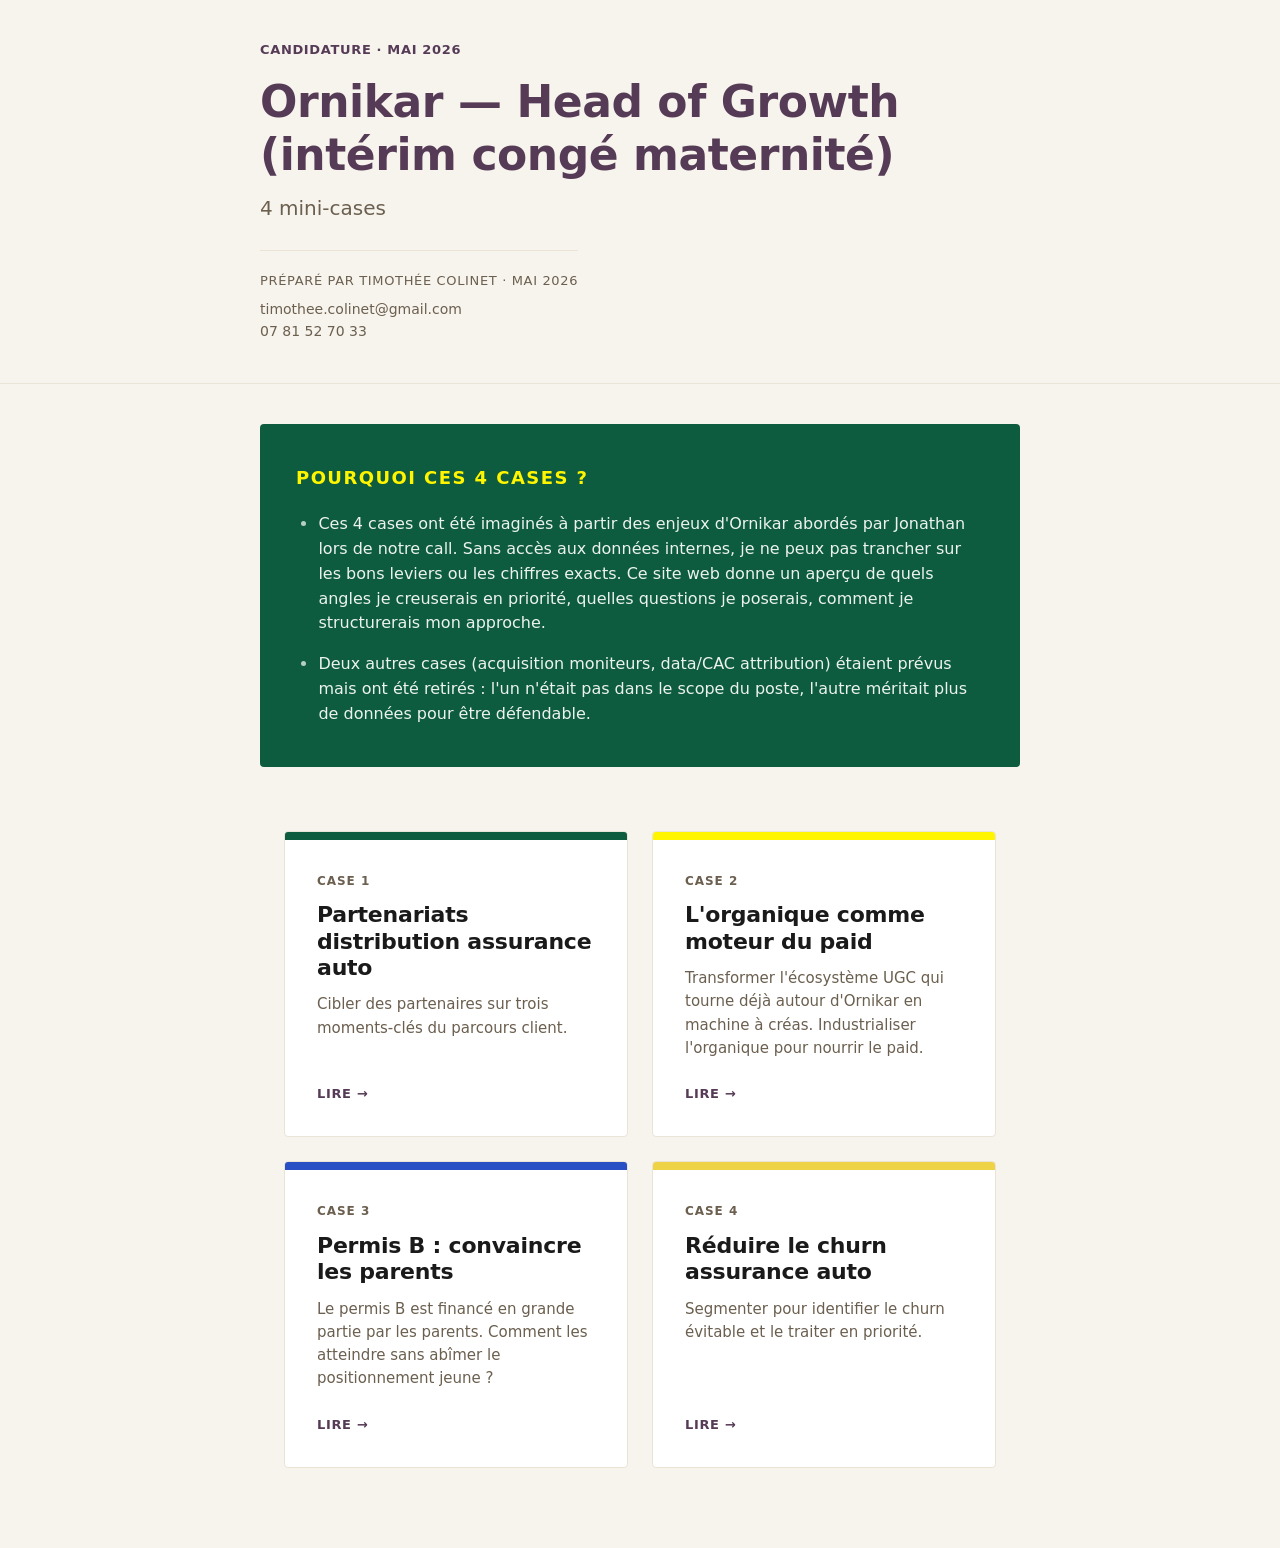
<file: index.html>
<!doctype html>
<html lang="fr">
<head>
<meta charset="utf-8" />
<meta name="viewport" content="width=device-width, initial-scale=1" />
<title>Ornikar — Head of Growth · 4 mini-cases</title>
<meta name="description" content="4 mini-cases stratégiques préparés pour Ornikar — Head of Growth." />
<link rel="stylesheet" href="styles.css" />
</head>
<body>

<header class="cover-hero">
  <div class="cover-hero-inner">
    <div class="cover-eyebrow">Candidature · Mai 2026</div>
    <h1>Ornikar — Head of Growth (intérim congé maternité)</h1>
    <p class="cover-subtitle">4 mini-cases</p>
    <div class="cover-author">
      Préparé par Timothée Colinet · Mai 2026
      <span class="cover-contact">
        <a href="mailto:timothee.colinet@gmail.com">timothee.colinet@gmail.com</a><br />
        <a href="tel:+33781527033">07 81 52 70 33</a>
      </span>
    </div>
  </div>
</header>

<section class="tldr-block">
  <span class="tldr-eyebrow">Pourquoi ces 4 cases ?</span>
  <ul>
    <li>Ces 4 cases ont été imaginés à partir des enjeux d'Ornikar abordés par Jonathan lors de notre call. Sans accès aux données internes, je ne peux pas trancher sur les bons leviers ou les chiffres exacts. Ce site web donne un aperçu de quels angles je creuserais en priorité, quelles questions je poserais, comment je structurerais mon approche.</li>
    <li>Deux autres cases (acquisition moniteurs, data/CAC attribution) étaient prévus mais ont été retirés : l'un n'était pas dans le scope du poste, l'autre méritait plus de données pour être défendable.</li>
  </ul>
</section>

<div class="case-grid">
  <a href="case-1.html" class="case-card" style="--stripe: #0E5C3F">
    <div class="case-card-num">Case 1</div>
    <h3>Partenariats distribution assurance auto</h3>
    <p>Cibler des partenaires sur trois moments-clés du parcours client.</p>
    <div class="arrow">Lire →</div>
  </a>

  <a href="case-2.html" class="case-card" style="--stripe: #FFF500">
    <div class="case-card-num">Case 2</div>
    <h3>L'organique comme moteur du paid</h3>
    <p>Transformer l'écosystème UGC qui tourne déjà autour d'Ornikar en machine à créas. Industrialiser l'organique pour nourrir le paid.</p>
    <div class="arrow">Lire →</div>
  </a>

  <a href="case-3.html" class="case-card" style="--stripe: #2850C4">
    <div class="case-card-num">Case 3</div>
    <h3>Permis B : convaincre les parents</h3>
    <p>Le permis B est financé en grande partie par les parents. Comment les atteindre sans abîmer le positionnement jeune ?</p>
    <div class="arrow">Lire →</div>
  </a>

  <a href="case-4.html" class="case-card" style="--stripe: #EFD346">
    <div class="case-card-num">Case 4</div>
    <h3>Réduire le churn assurance auto</h3>
    <p>Segmenter pour identifier le churn évitable et le traiter en priorité.</p>
    <div class="arrow">Lire →</div>
  </a>
</div>

</body>
</html>
</file>
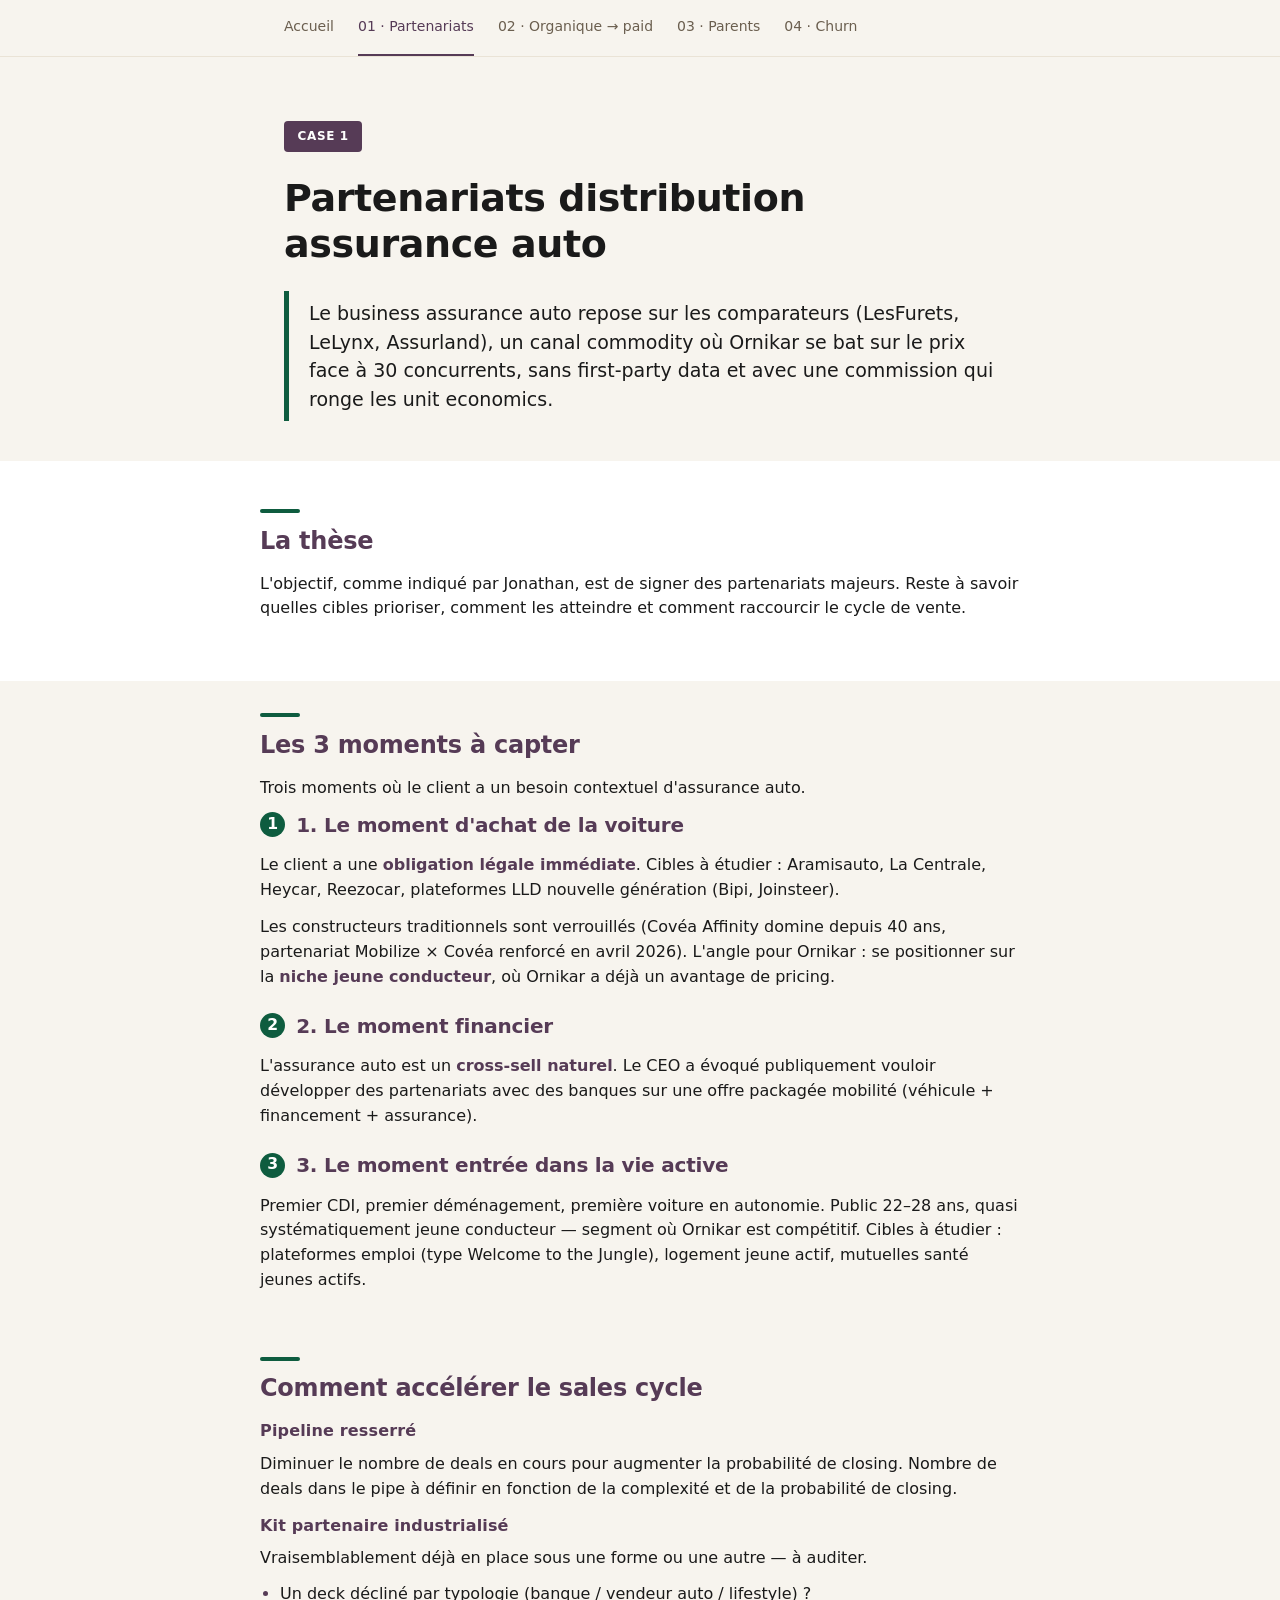
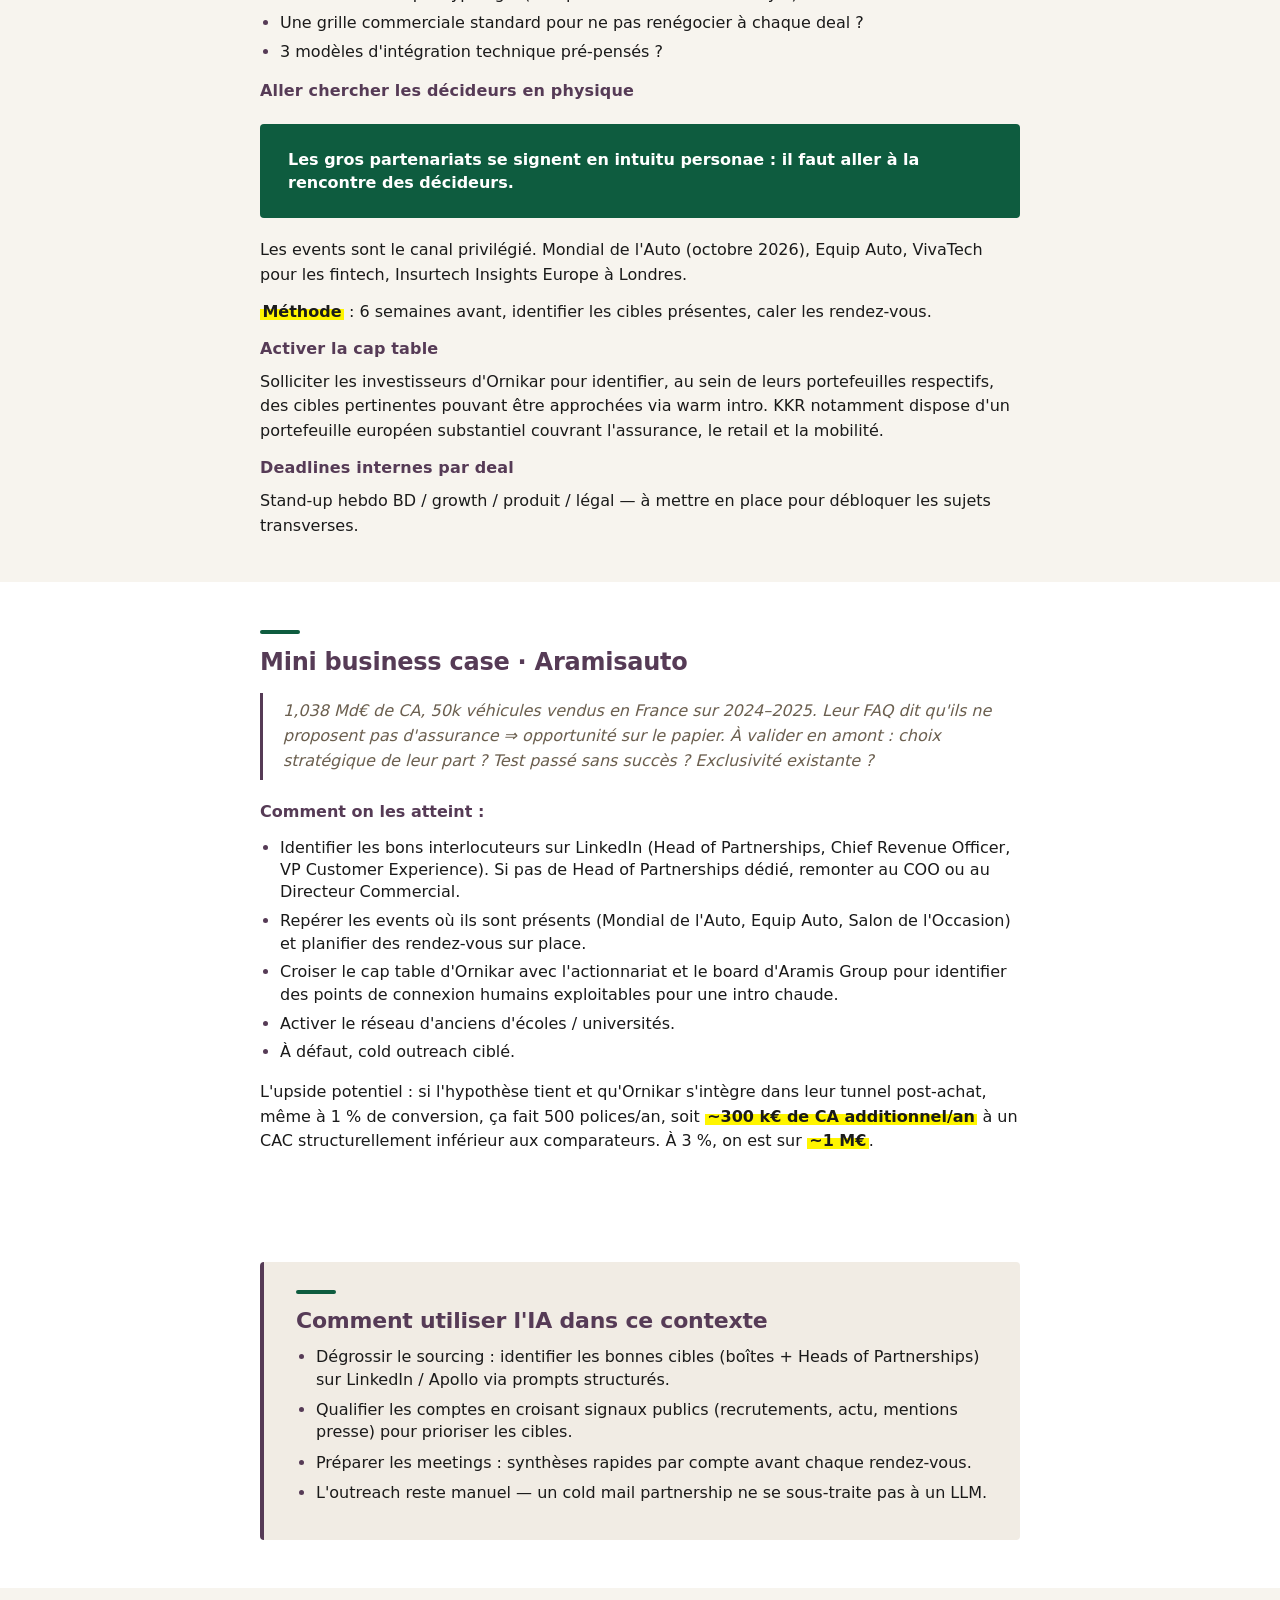
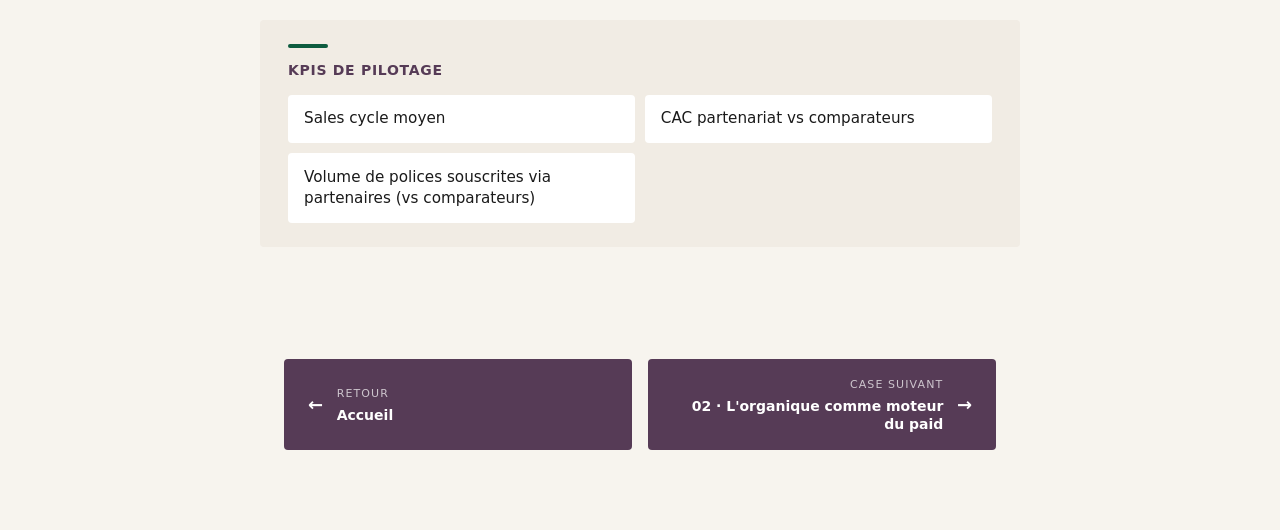
<file: case-1.html>
<!doctype html>
<html lang="fr">
<head>
<meta charset="utf-8" />
<meta name="viewport" content="width=device-width, initial-scale=1" />
<title>Case 1 · Partenariats distribution — Ornikar Head of Growth</title>
<meta name="description" content="Case 1 — Partenariats de distribution assurance auto." />
<link rel="stylesheet" href="styles.css" />
</head>
<body class="case-1">

<nav class="sticky" aria-label="Navigation des cases">
  <div class="nav-inner">
    <a href="index.html">Accueil</a>
    <a href="case-1.html" class="active">01 · Partenariats</a>
    <a href="case-2.html">02 · Organique → paid</a>
    <a href="case-3.html">03 · Parents</a>
    <a href="case-4.html">04 · Churn</a>
  </div>
</nav>

<header class="case-header">
  <span class="pill">Case 1</span>
  <h1>Partenariats distribution assurance auto</h1>
  <p class="lede-quote">Le business assurance auto repose sur les comparateurs (LesFurets, LeLynx, Assurland), un canal commodity où Ornikar se bat sur le prix face à 30 concurrents, sans first-party data et avec une commission qui ronge les unit economics.</p>
</header>

<main class="case-body">

  <section class="band band-white">
    <div class="band-content">
      <h3>La thèse</h3>
      <p>L'objectif, comme indiqué par Jonathan, est de signer des partenariats majeurs. Reste à savoir quelles cibles prioriser, comment les atteindre et comment raccourcir le cycle de vente.</p>
    </div>
  </section>

  <section class="band band-beige">
    <div class="band-content">
      <h3>Les 3 moments à capter</h3>
      <p>Trois moments où le client a un besoin contextuel d'assurance auto.</p>

      <div class="card has-mark">
        <h4>1. Le moment d'achat de la voiture</h4>
        <p>Le client a une <strong>obligation légale immédiate</strong>. Cibles à étudier : Aramisauto, La Centrale, Heycar, Reezocar, plateformes LLD nouvelle génération (Bipi, Joinsteer).</p>
        <p>Les constructeurs traditionnels sont verrouillés (Covéa Affinity domine depuis 40 ans, partenariat Mobilize × Covéa renforcé en avril 2026). L'angle pour Ornikar : se positionner sur la <strong>niche jeune conducteur</strong>, où Ornikar a déjà un avantage de pricing.</p>
      </div>

      <div class="card has-mark">
        <h4>2. Le moment financier</h4>
        <p>L'assurance auto est un <strong>cross-sell naturel</strong>. Le CEO a évoqué publiquement vouloir développer des partenariats avec des banques sur une offre packagée mobilité (véhicule + financement + assurance).</p>
      </div>

      <div class="card has-mark">
        <h4>3. Le moment entrée dans la vie active</h4>
        <p>Premier CDI, premier déménagement, première voiture en autonomie. Public 22–28 ans, quasi systématiquement jeune conducteur — segment où Ornikar est compétitif. Cibles à étudier : plateformes emploi (type Welcome to the Jungle), logement jeune actif, mutuelles santé jeunes actifs.</p>
      </div>
    </div>
  </section>

  <section class="band band-beige">
    <div class="band-content">
      <h3>Comment accélérer le sales cycle</h3>

      <span class="label">Pipeline resserré</span>
      <p>Diminuer le nombre de deals en cours pour augmenter la probabilité de closing. Nombre de deals dans le pipe à définir en fonction de la complexité et de la probabilité de closing.</p>

      <span class="label">Kit partenaire industrialisé</span>
      <p>Vraisemblablement déjà en place sous une forme ou une autre — à auditer.</p>
      <ul>
        <li>Un deck décliné par typologie (banque / vendeur auto / lifestyle) ?</li>
        <li>Une grille commerciale standard pour ne pas renégocier à chaque deal ?</li>
        <li>3 modèles d'intégration technique pré-pensés ?</li>
      </ul>

      <span class="label">Aller chercher les décideurs en physique</span>
      <p class="callout callout-green">Les gros partenariats se signent en intuitu personae : il faut aller à la rencontre des décideurs.</p>
      <p>Les events sont le canal privilégié. Mondial de l'Auto (octobre 2026), Equip Auto, VivaTech pour les fintech, Insurtech Insights Europe à Londres.</p>
      <p><span class="hl">Méthode</span> : 6 semaines avant, identifier les cibles présentes, caler les rendez-vous.</p>

      <span class="label">Activer la cap table</span>
      <p>Solliciter les investisseurs d'Ornikar pour identifier, au sein de leurs portefeuilles respectifs, des cibles pertinentes pouvant être approchées via warm intro. KKR notamment dispose d'un portefeuille européen substantiel couvrant l'assurance, le retail et la mobilité.</p>

      <span class="label">Deadlines internes par deal</span>
      <p>Stand-up hebdo BD / growth / produit / légal — à mettre en place pour débloquer les sujets transverses.</p>
    </div>
  </section>

  <section class="band band-white">
    <div class="band-content">
      <h3>Mini business case · Aramisauto</h3>
      <blockquote>1,038 Md€ de CA, 50k véhicules vendus en France sur 2024–2025. Leur FAQ dit qu'ils ne proposent pas d'assurance ⇒ opportunité sur le papier. À valider en amont : choix stratégique de leur part ? Test passé sans succès ? Exclusivité existante ?</blockquote>

      <p><strong>Comment on les atteint :</strong></p>
      <ul>
        <li>Identifier les bons interlocuteurs sur LinkedIn (Head of Partnerships, Chief Revenue Officer, VP Customer Experience). Si pas de Head of Partnerships dédié, remonter au COO ou au Directeur Commercial.</li>
        <li>Repérer les events où ils sont présents (Mondial de l'Auto, Equip Auto, Salon de l'Occasion) et planifier des rendez-vous sur place.</li>
        <li>Croiser le cap table d'Ornikar avec l'actionnariat et le board d'Aramis Group pour identifier des points de connexion humains exploitables pour une intro chaude.</li>
        <li>Activer le réseau d'anciens d'écoles / universités.</li>
        <li>À défaut, cold outreach ciblé.</li>
      </ul>

      <p>L'upside potentiel : si l'hypothèse tient et qu'Ornikar s'intègre dans leur tunnel post-achat, même à 1 % de conversion, ça fait 500 polices/an, soit <span class="hl">~300 k€ de CA additionnel/an</span> à un CAC structurellement inférieur aux comparateurs. À 3 %, on est sur <span class="hl">~1 M€</span>.</p>
    </div>
  </section>

  <section class="band band-white">
    <div class="band-content">
      <section class="ia-section">
        <h3>Comment utiliser l'IA dans ce contexte</h3>
        <ul>
          <li>Dégrossir le sourcing : identifier les bonnes cibles (boîtes + Heads of Partnerships) sur LinkedIn / Apollo via prompts structurés.</li>
          <li>Qualifier les comptes en croisant signaux publics (recrutements, actu, mentions presse) pour prioriser les cibles.</li>
          <li>Préparer les meetings : synthèses rapides par compte avant chaque rendez-vous.</li>
          <li>L'outreach reste manuel — un cold mail partnership ne se sous-traite pas à un LLM.</li>
        </ul>
      </section>
    </div>
  </section>

  <section class="band band-beige">
    <div class="band-content">
      <div class="kpi-block">
        <h4>KPIs de pilotage</h4>
        <ul>
          <li>Sales cycle moyen</li>
          <li>CAC partenariat vs comparateurs</li>
          <li>Volume de polices souscrites via partenaires (vs comparateurs)</li>
        </ul>
      </div>
    </div>
  </section>
</main>

<nav class="page-nav" aria-label="Navigation entre cases">
  <a href="index.html" class="prev">
    <span class="arrow">←</span>
    <span>
      <span class="label-row">Retour</span>
      <span class="title-row">Accueil</span>
    </span>
  </a>
  <a href="case-2.html" class="next">
    <span>
      <span class="label-row">Case suivant</span>
      <span class="title-row">02 · L'organique comme moteur du paid</span>
    </span>
    <span class="arrow">→</span>
  </a>
</nav>

</body>
</html>
</file>
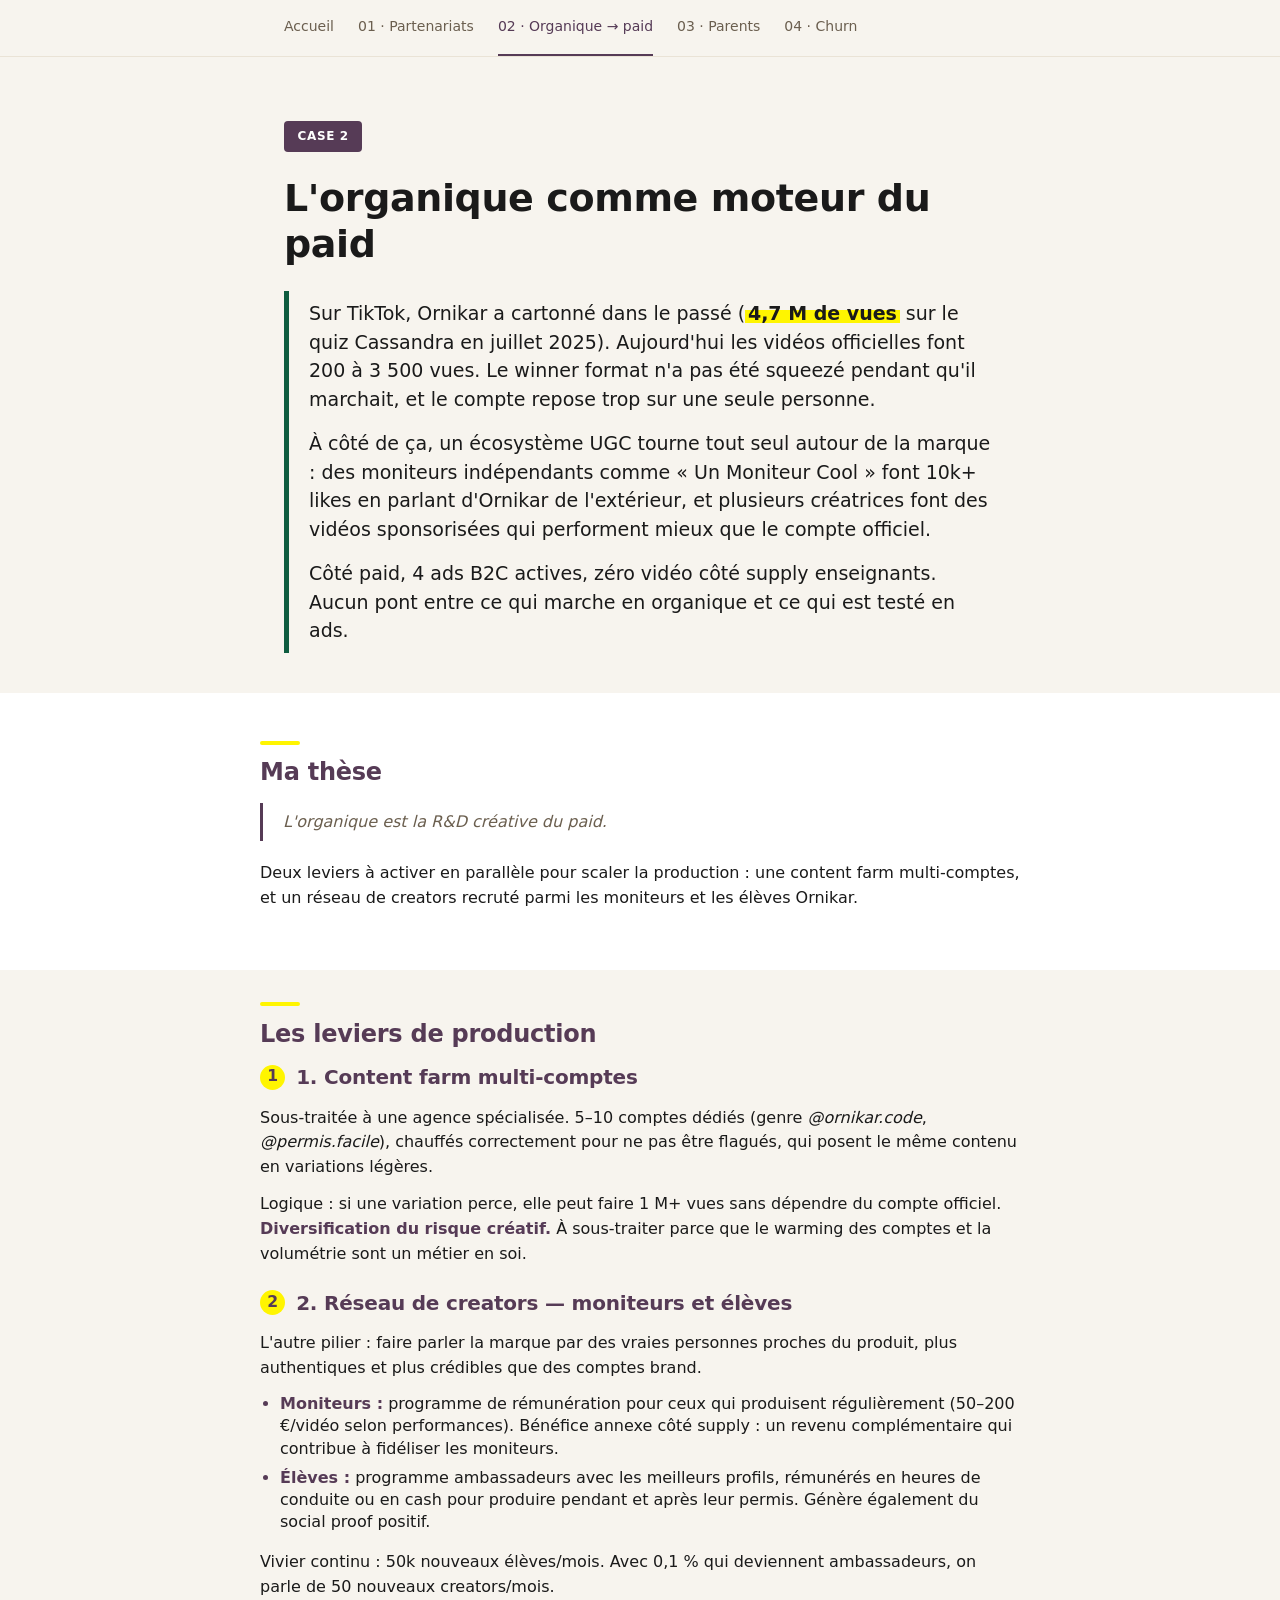
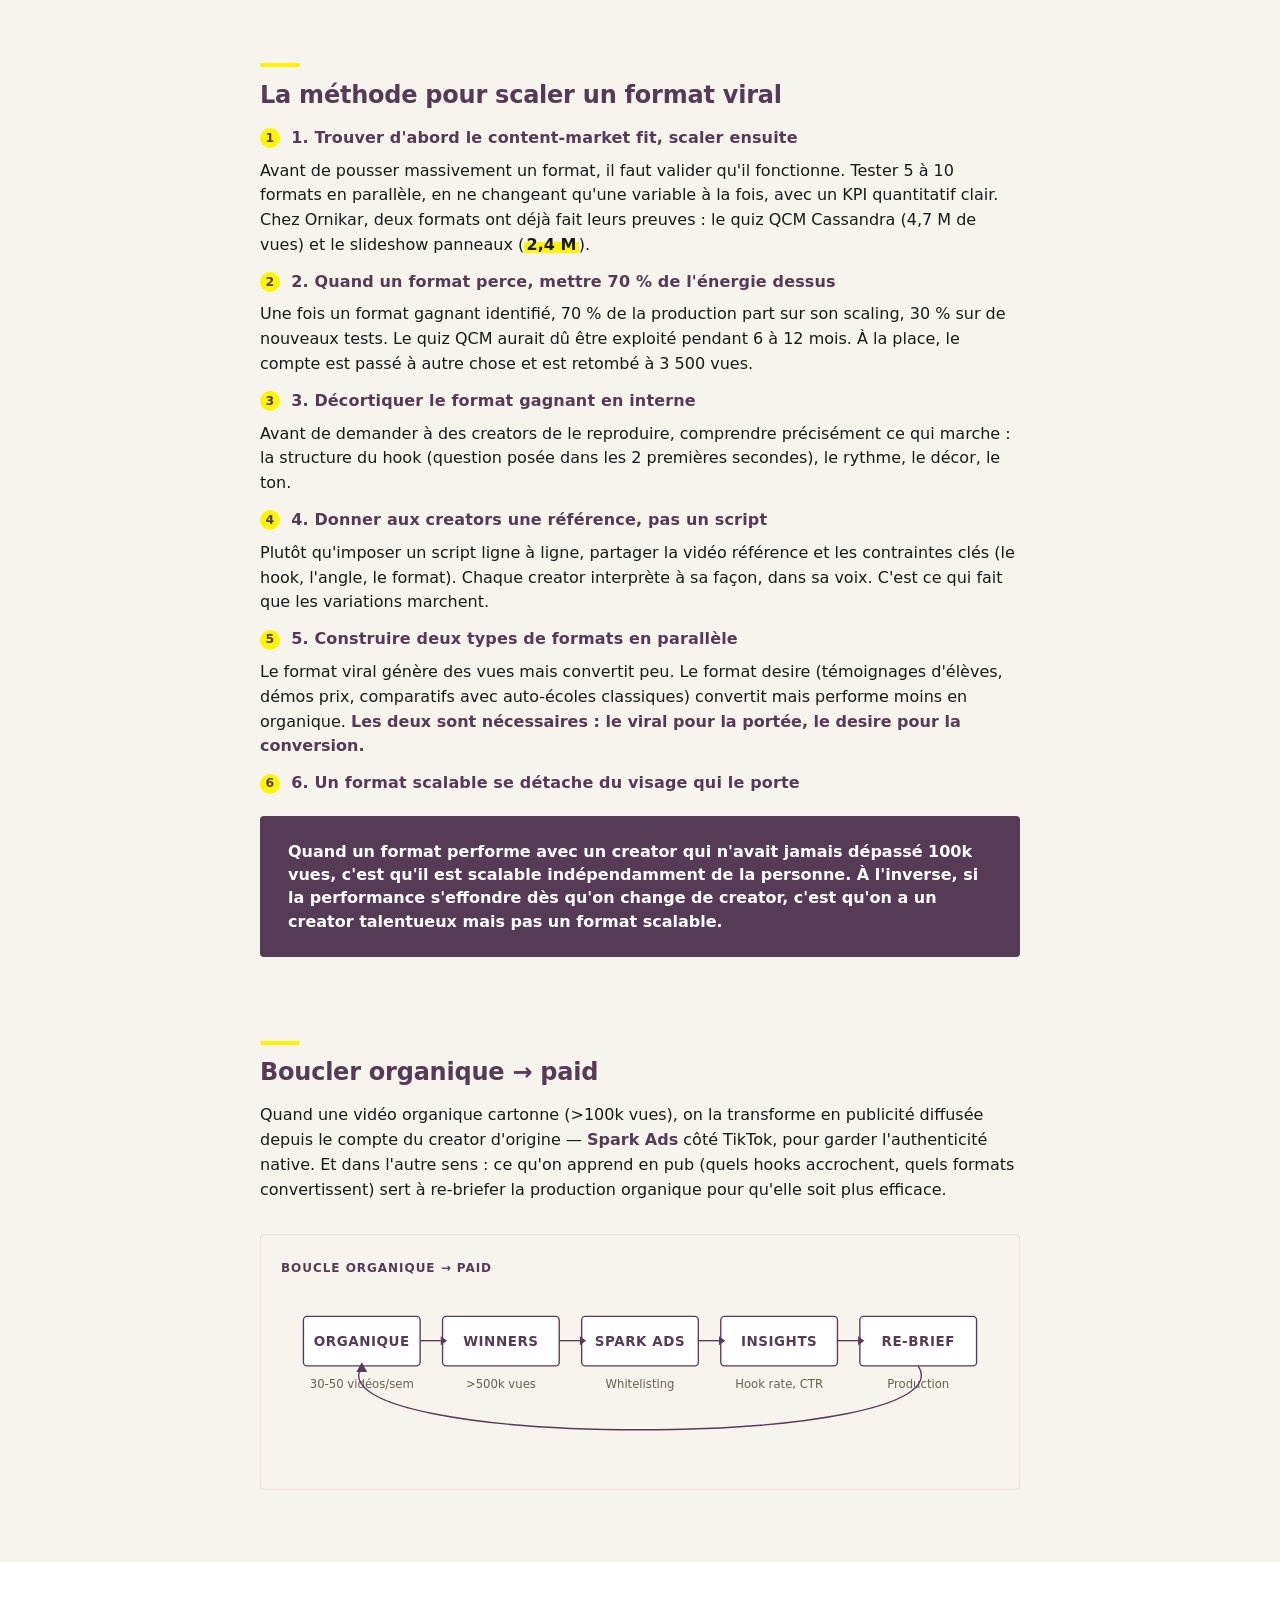
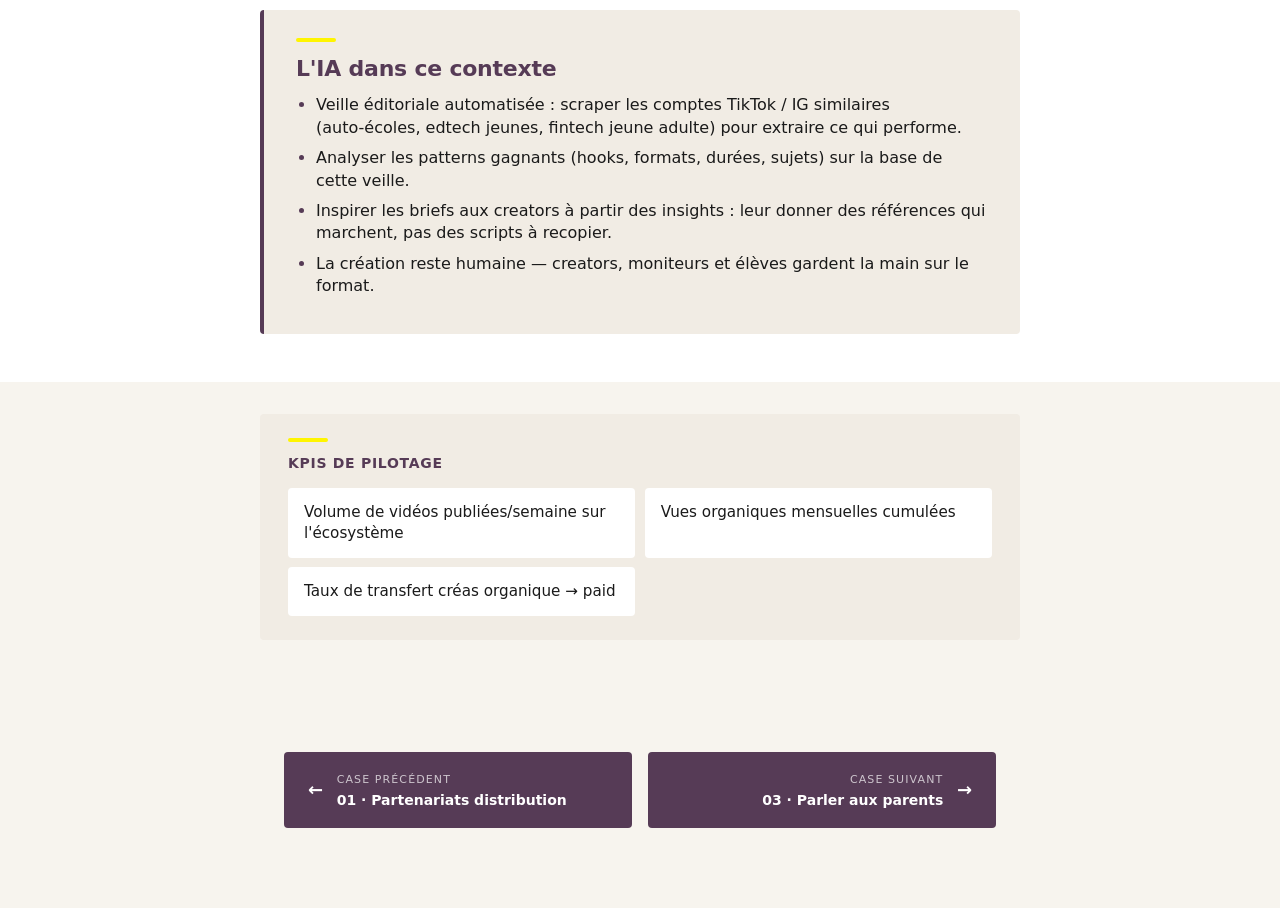
<file: case-2.html>
<!doctype html>
<html lang="fr">
<head>
<meta charset="utf-8" />
<meta name="viewport" content="width=device-width, initial-scale=1" />
<title>Case 2 · L'organique comme moteur du paid — Ornikar Head of Growth</title>
<meta name="description" content="Case 2 — L'organique comme moteur du paid." />
<link rel="stylesheet" href="styles.css" />
</head>
<body class="case-2">

<nav class="sticky" aria-label="Navigation des cases">
  <div class="nav-inner">
    <a href="index.html">Accueil</a>
    <a href="case-1.html">01 · Partenariats</a>
    <a href="case-2.html" class="active">02 · Organique → paid</a>
    <a href="case-3.html">03 · Parents</a>
    <a href="case-4.html">04 · Churn</a>
  </div>
</nav>

<header class="case-header">
  <span class="pill">Case 2</span>
  <h1>L'organique comme moteur du paid</h1>
  <p class="lede-quote">Sur TikTok, Ornikar a cartonné dans le passé (<span class="hl">4,7 M de vues</span> sur le quiz Cassandra en juillet 2025). Aujourd'hui les vidéos officielles font 200 à 3 500 vues. Le winner format n'a pas été squeezé pendant qu'il marchait, et le compte repose trop sur une seule personne.</p>
  <p class="lede-quote">À côté de ça, un écosystème UGC tourne tout seul autour de la marque : des moniteurs indépendants comme « Un Moniteur Cool » font 10k+ likes en parlant d'Ornikar de l'extérieur, et plusieurs créatrices font des vidéos sponsorisées qui performent mieux que le compte officiel.</p>
  <p class="lede-quote">Côté paid, 4 ads B2C actives, zéro vidéo côté supply enseignants. Aucun pont entre ce qui marche en organique et ce qui est testé en ads.</p>
</header>

<main class="case-body">

  <section class="band band-white">
    <div class="band-content">
      <h3>Ma thèse</h3>
      <blockquote>L'organique est la R&amp;D créative du paid.</blockquote>
      <p>Deux leviers à activer en parallèle pour scaler la production : une content farm multi-comptes, et un réseau de creators recruté parmi les moniteurs et les élèves Ornikar.</p>
    </div>
  </section>

  <section class="band band-beige">
    <div class="band-content">
      <h3>Les leviers de production</h3>

      <div class="card has-mark">
        <h4>1. Content farm multi-comptes</h4>
        <p>Sous-traitée à une agence spécialisée. 5–10 comptes dédiés (genre <em>@ornikar.code</em>, <em>@permis.facile</em>), chauffés correctement pour ne pas être flagués, qui posent le même contenu en variations légères.</p>
        <p>Logique : si une variation perce, elle peut faire 1 M+ vues sans dépendre du compte officiel. <strong>Diversification du risque créatif.</strong> À sous-traiter parce que le warming des comptes et la volumétrie sont un métier en soi.</p>
      </div>

      <div class="card has-mark">
        <h4>2. Réseau de creators — moniteurs et élèves</h4>
        <p>L'autre pilier : faire parler la marque par des vraies personnes proches du produit, plus authentiques et plus crédibles que des comptes brand.</p>
        <ul>
          <li><strong>Moniteurs :</strong> programme de rémunération pour ceux qui produisent régulièrement (50–200 €/vidéo selon performances). Bénéfice annexe côté supply : un revenu complémentaire qui contribue à fidéliser les moniteurs.</li>
          <li><strong>Élèves :</strong> programme ambassadeurs avec les meilleurs profils, rémunérés en heures de conduite ou en cash pour produire pendant et après leur permis. Génère également du social proof positif.</li>
        </ul>
        <p>Vivier continu : 50k nouveaux élèves/mois. Avec 0,1 % qui deviennent ambassadeurs, on parle de 50 nouveaux creators/mois.</p>
      </div>
    </div>
  </section>

  <section class="band band-beige">
    <div class="band-content">
      <h3>La méthode pour scaler un format viral</h3>

      <span class="label has-mark">1. Trouver d'abord le content-market fit, scaler ensuite</span>
      <p>Avant de pousser massivement un format, il faut valider qu'il fonctionne. Tester 5 à 10 formats en parallèle, en ne changeant qu'une variable à la fois, avec un KPI quantitatif clair. Chez Ornikar, deux formats ont déjà fait leurs preuves : le quiz QCM Cassandra (4,7 M de vues) et le slideshow panneaux (<span class="hl">2,4 M</span>).</p>

      <span class="label has-mark">2. Quand un format perce, mettre 70 % de l'énergie dessus</span>
      <p>Une fois un format gagnant identifié, 70 % de la production part sur son scaling, 30 % sur de nouveaux tests. Le quiz QCM aurait dû être exploité pendant 6 à 12 mois. À la place, le compte est passé à autre chose et est retombé à 3 500 vues.</p>

      <span class="label has-mark">3. Décortiquer le format gagnant en interne</span>
      <p>Avant de demander à des creators de le reproduire, comprendre précisément ce qui marche : la structure du hook (question posée dans les 2 premières secondes), le rythme, le décor, le ton.</p>

      <span class="label has-mark">4. Donner aux creators une référence, pas un script</span>
      <p>Plutôt qu'imposer un script ligne à ligne, partager la vidéo référence et les contraintes clés (le hook, l'angle, le format). Chaque creator interprète à sa façon, dans sa voix. C'est ce qui fait que les variations marchent.</p>

      <span class="label has-mark">5. Construire deux types de formats en parallèle</span>
      <p>Le format viral génère des vues mais convertit peu. Le format desire (témoignages d'élèves, démos prix, comparatifs avec auto-écoles classiques) convertit mais performe moins en organique. <strong>Les deux sont nécessaires : le viral pour la portée, le desire pour la conversion.</strong></p>

      <span class="label has-mark">6. Un format scalable se détache du visage qui le porte</span>
      <p class="callout callout-purple">Quand un format performe avec un creator qui n'avait jamais dépassé 100k vues, c'est qu'il est <strong>scalable indépendamment de la personne</strong>. À l'inverse, si la performance s'effondre dès qu'on change de creator, c'est qu'on a un creator talentueux mais pas un format scalable.</p>
    </div>
  </section>

  <section class="band band-beige">
    <div class="band-content">
      <h3>Boucler organique → paid</h3>
      <p>Quand une vidéo organique cartonne (&gt;100k vues), on la transforme en publicité diffusée depuis le compte du creator d'origine — <strong>Spark Ads</strong> côté TikTok, pour garder l'authenticité native. Et dans l'autre sens : ce qu'on apprend en pub (quels hooks accrochent, quels formats convertissent) sert à re-briefer la production organique pour qu'elle soit plus efficace.</p>

      <figure class="diagram">
    <span class="diagram-caption">Boucle organique → paid</span>
    <svg viewBox="0 0 800 200" xmlns="http://www.w3.org/2000/svg" role="img" aria-label="Cycle organique vers paid">
      <rect class="d-box" x="25" y="25" width="130" height="55" rx="4"/>
      <text class="d-title" x="90" y="58" text-anchor="middle">ORGANIQUE</text>
      <text class="d-sub" x="90" y="105" text-anchor="middle">30-50 vidéos/sem</text>

      <rect class="d-box" x="180" y="25" width="130" height="55" rx="4"/>
      <text class="d-title" x="245" y="58" text-anchor="middle">WINNERS</text>
      <text class="d-sub" x="245" y="105" text-anchor="middle">&gt;500k vues</text>

      <rect class="d-box" x="335" y="25" width="130" height="55" rx="4"/>
      <text class="d-title" x="400" y="58" text-anchor="middle">SPARK ADS</text>
      <text class="d-sub" x="400" y="105" text-anchor="middle">Whitelisting</text>

      <rect class="d-box" x="490" y="25" width="130" height="55" rx="4"/>
      <text class="d-title" x="555" y="58" text-anchor="middle">INSIGHTS</text>
      <text class="d-sub" x="555" y="105" text-anchor="middle">Hook rate, CTR</text>

      <rect class="d-box" x="645" y="25" width="130" height="55" rx="4"/>
      <text class="d-title" x="710" y="58" text-anchor="middle">RE-BRIEF</text>
      <text class="d-sub" x="710" y="105" text-anchor="middle">Production</text>

      <line class="d-line" x1="155" y1="52" x2="178" y2="52"/>
      <polygon class="d-arrow" points="178,47 185,52 178,57"/>
      <line class="d-line" x1="310" y1="52" x2="333" y2="52"/>
      <polygon class="d-arrow" points="333,47 340,52 333,57"/>
      <line class="d-line" x1="465" y1="52" x2="488" y2="52"/>
      <polygon class="d-arrow" points="488,47 495,52 488,57"/>
      <line class="d-line" x1="620" y1="52" x2="643" y2="52"/>
      <polygon class="d-arrow" points="643,47 650,52 643,57"/>

          <path class="d-line" d="M 710 80 C 770 175, 30 175, 90 80"/>
          <polygon class="d-arrow" points="84,87 90,76 96,87"/>
        </svg>
      </figure>
    </div>
  </section>

  <section class="band band-white">
    <div class="band-content">
      <section class="ia-section">
        <h3>L'IA dans ce contexte</h3>
        <ul>
          <li>Veille éditoriale automatisée : scraper les comptes TikTok / IG similaires (auto-écoles, edtech jeunes, fintech jeune adulte) pour extraire ce qui performe.</li>
          <li>Analyser les patterns gagnants (hooks, formats, durées, sujets) sur la base de cette veille.</li>
          <li>Inspirer les briefs aux creators à partir des insights : leur donner des références qui marchent, pas des scripts à recopier.</li>
          <li>La création reste humaine — creators, moniteurs et élèves gardent la main sur le format.</li>
        </ul>
      </section>
    </div>
  </section>

  <section class="band band-beige">
    <div class="band-content">
      <div class="kpi-block">
        <h4>KPIs de pilotage</h4>
        <ul>
          <li>Volume de vidéos publiées/semaine sur l'écosystème</li>
          <li>Vues organiques mensuelles cumulées</li>
          <li>Taux de transfert créas organique → paid</li>
        </ul>
      </div>
    </div>
  </section>
</main>

<nav class="page-nav" aria-label="Navigation entre cases">
  <a href="case-1.html" class="prev">
    <span class="arrow">←</span>
    <span>
      <span class="label-row">Case précédent</span>
      <span class="title-row">01 · Partenariats distribution</span>
    </span>
  </a>
  <a href="case-3.html" class="next">
    <span>
      <span class="label-row">Case suivant</span>
      <span class="title-row">03 · Parler aux parents</span>
    </span>
    <span class="arrow">→</span>
  </a>
</nav>

</body>
</html>
</file>
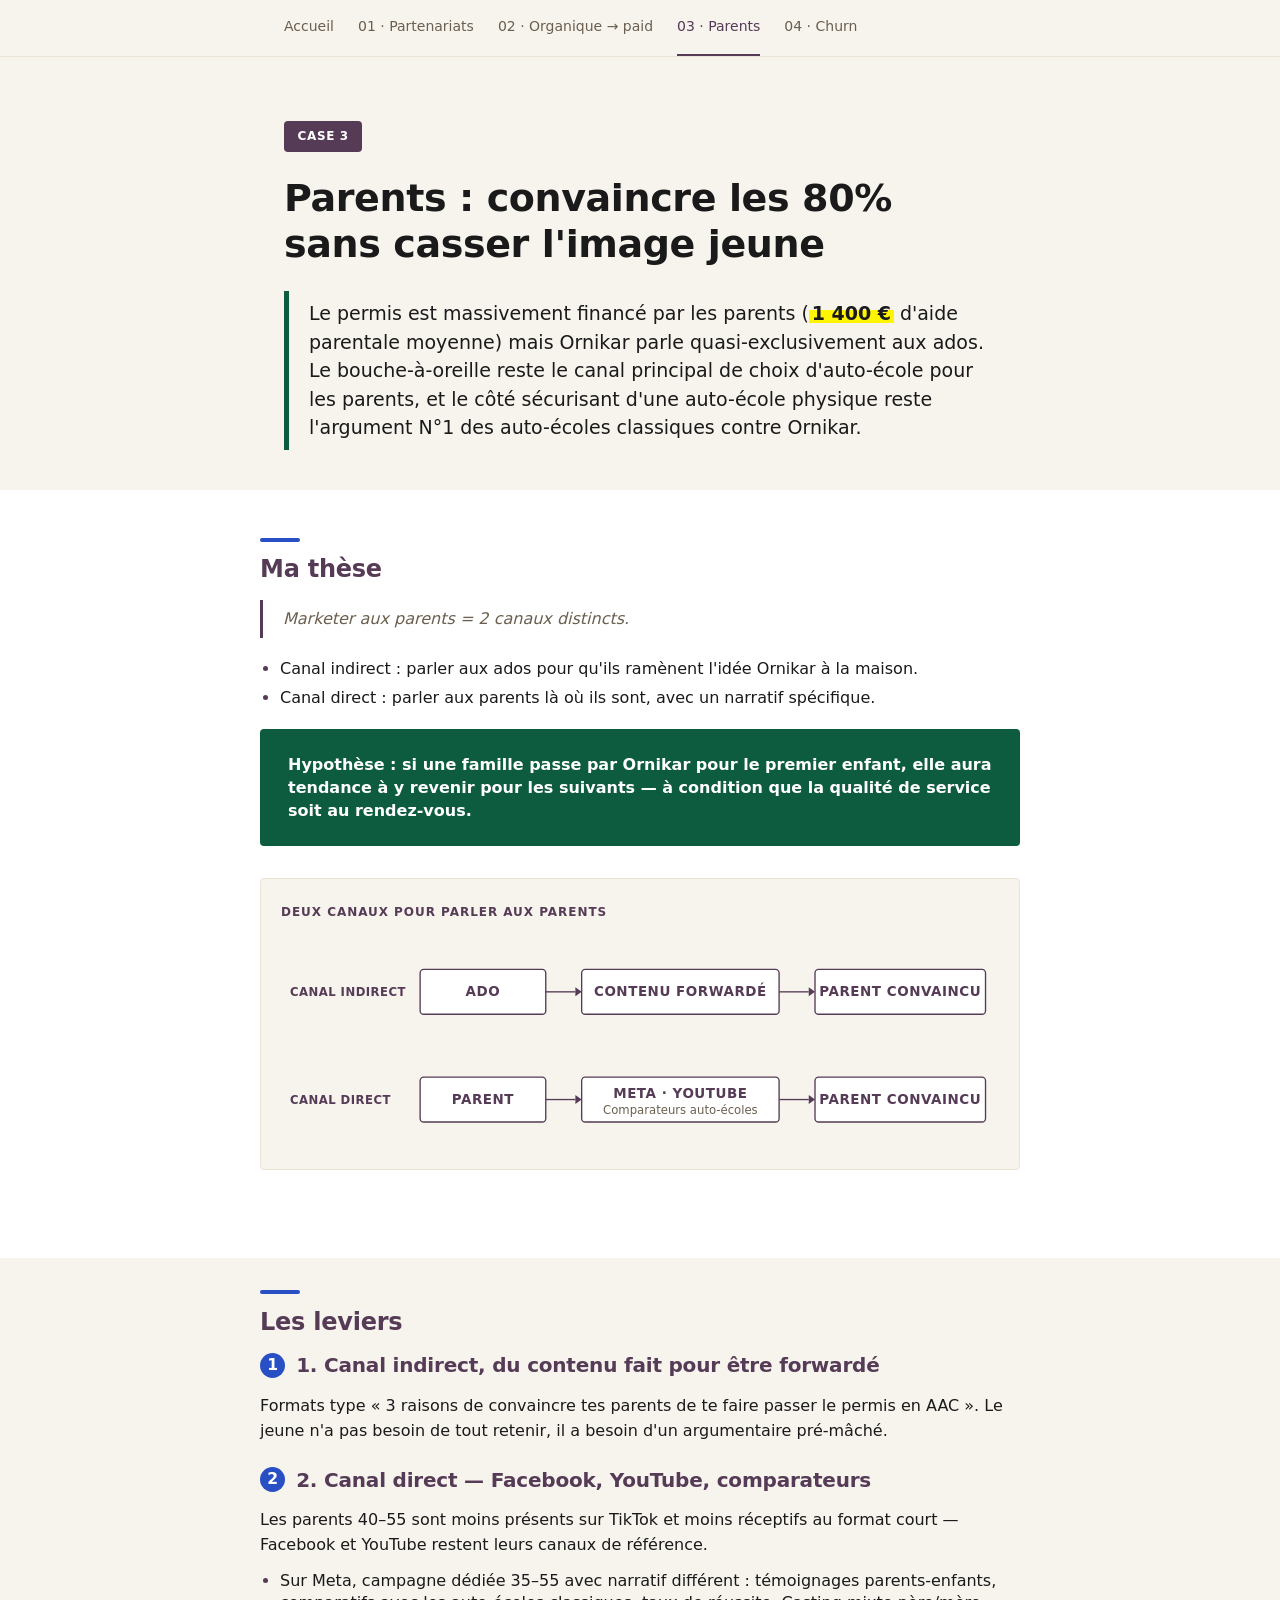
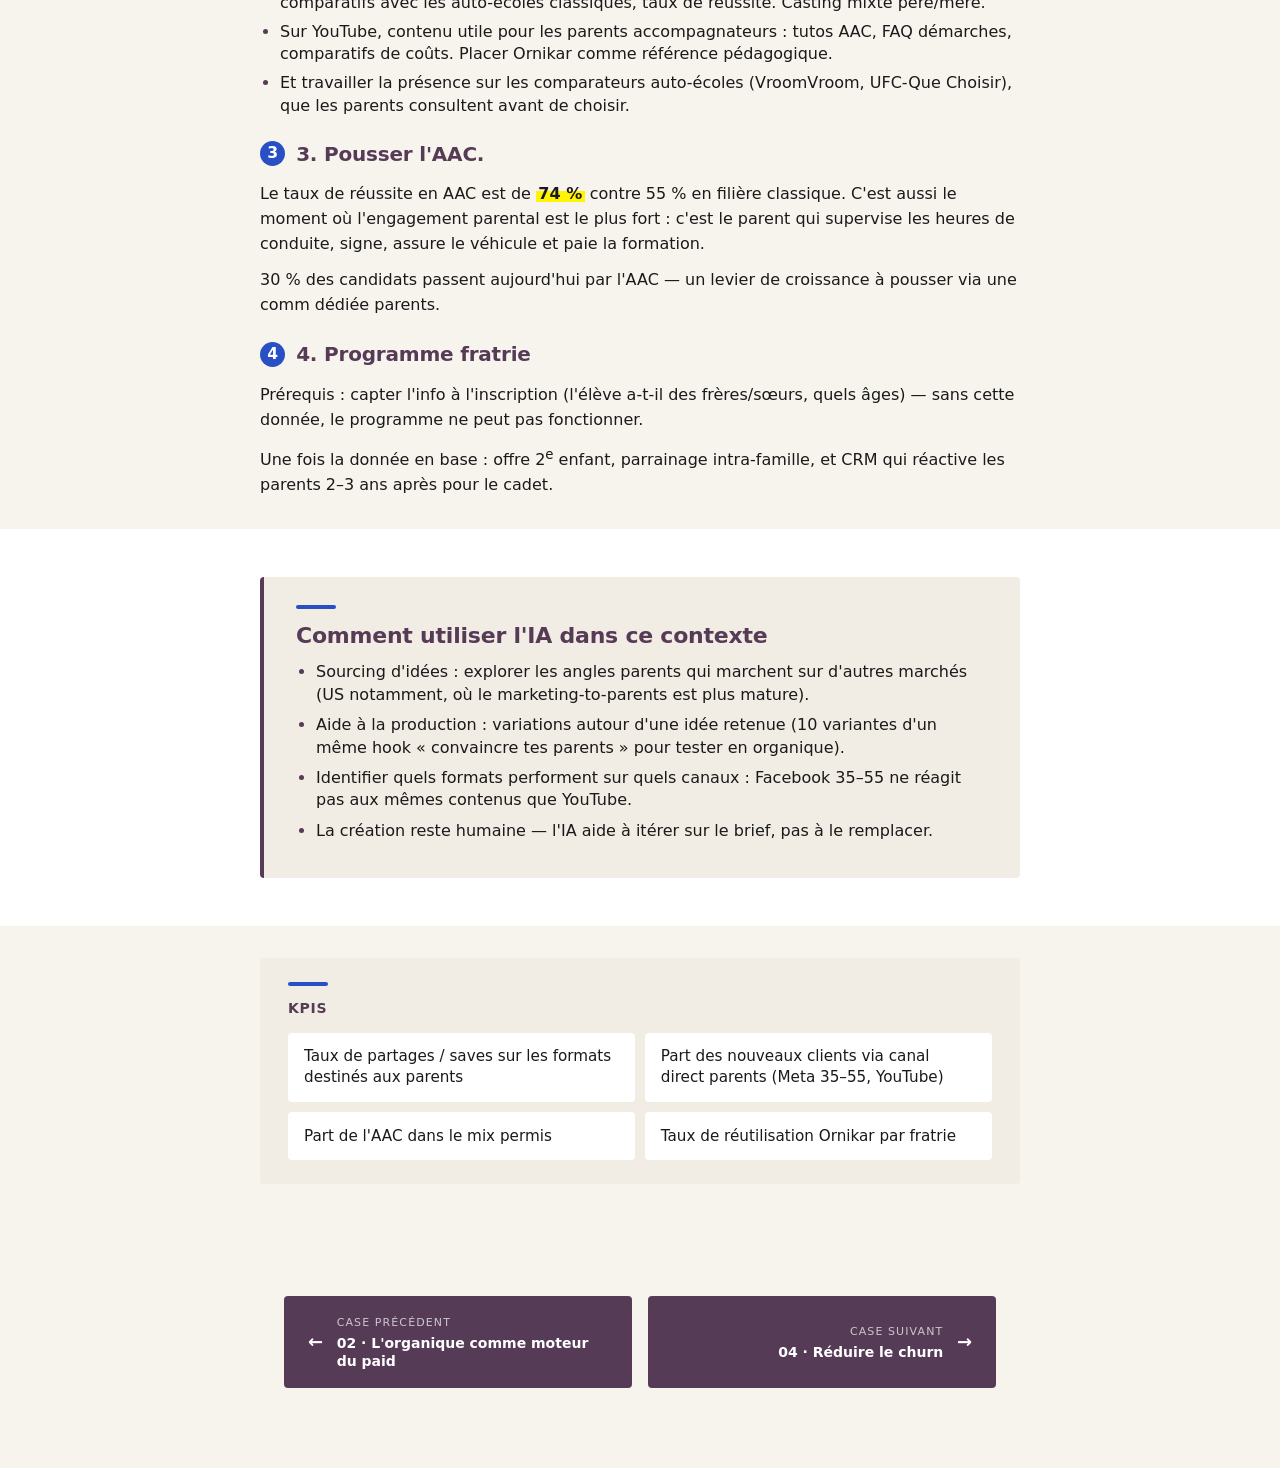
<file: case-3.html>
<!doctype html>
<html lang="fr">
<head>
<meta charset="utf-8" />
<meta name="viewport" content="width=device-width, initial-scale=1" />
<title>Case 3 · Parents : convaincre les 80% sans casser l'image jeune — Ornikar Head of Growth</title>
<meta name="description" content="Case 3 — Convaincre les parents sans casser l'image jeune." />
<link rel="stylesheet" href="styles.css" />
</head>
<body class="case-3">

<nav class="sticky" aria-label="Navigation des cases">
  <div class="nav-inner">
    <a href="index.html">Accueil</a>
    <a href="case-1.html">01 · Partenariats</a>
    <a href="case-2.html">02 · Organique → paid</a>
    <a href="case-3.html" class="active">03 · Parents</a>
    <a href="case-4.html">04 · Churn</a>
  </div>
</nav>

<header class="case-header">
  <span class="pill">Case 3</span>
  <h1>Parents : convaincre les 80% sans casser l'image jeune</h1>
  <p class="lede-quote">Le permis est massivement financé par les parents (<span class="hl">1 400 €</span> d'aide parentale moyenne) mais Ornikar parle quasi-exclusivement aux ados. Le bouche-à-oreille reste le canal principal de choix d'auto-école pour les parents, et le côté sécurisant d'une auto-école physique reste l'argument N°1 des auto-écoles classiques contre Ornikar.</p>
</header>

<main class="case-body">

  <section class="band band-white">
    <div class="band-content">
      <h3>Ma thèse</h3>
      <blockquote>Marketer aux parents = 2 canaux distincts.</blockquote>
      <ul>
        <li>Canal indirect : parler aux ados pour qu'ils ramènent l'idée Ornikar à la maison.</li>
        <li>Canal direct : parler aux parents là où ils sont, avec un narratif spécifique.</li>
      </ul>
      <p class="callout callout-green">Hypothèse : si une famille passe par Ornikar pour le premier enfant, elle aura tendance à y revenir pour les suivants — à condition que la qualité de service soit au rendez-vous.</p>

      <figure class="diagram">
    <span class="diagram-caption">Deux canaux pour parler aux parents</span>
    <svg viewBox="0 0 800 240" xmlns="http://www.w3.org/2000/svg" role="img" aria-label="Canal indirect et canal direct">
      <text class="d-axis-label" x="10" y="65" text-anchor="start">CANAL INDIRECT</text>

      <rect class="d-box" x="155" y="35" width="140" height="50" rx="4"/>
      <text class="d-title" x="225" y="65" text-anchor="middle">ADO</text>

      <line class="d-line" x1="295" y1="60" x2="328" y2="60"/>
      <polygon class="d-arrow" points="328,55 335,60 328,65"/>

      <rect class="d-box" x="335" y="35" width="220" height="50" rx="4"/>
      <text class="d-title" x="445" y="65" text-anchor="middle">CONTENU FORWARDÉ</text>

      <line class="d-line" x1="555" y1="60" x2="588" y2="60"/>
      <polygon class="d-arrow" points="588,55 595,60 588,65"/>

      <rect class="d-box" x="595" y="35" width="190" height="50" rx="4"/>
      <text class="d-title" x="690" y="65" text-anchor="middle">PARENT CONVAINCU</text>

      <text class="d-axis-label" x="10" y="185" text-anchor="start">CANAL DIRECT</text>

      <rect class="d-box" x="155" y="155" width="140" height="50" rx="4"/>
      <text class="d-title" x="225" y="185" text-anchor="middle">PARENT</text>

      <line class="d-line" x1="295" y1="180" x2="328" y2="180"/>
      <polygon class="d-arrow" points="328,175 335,180 328,185"/>

      <rect class="d-box" x="335" y="155" width="220" height="50" rx="4"/>
      <text class="d-title" x="445" y="178" text-anchor="middle">META · YOUTUBE</text>
      <text class="d-sub" x="445" y="196" text-anchor="middle">Comparateurs auto-écoles</text>

      <line class="d-line" x1="555" y1="180" x2="588" y2="180"/>
      <polygon class="d-arrow" points="588,175 595,180 588,185"/>

      <rect class="d-box" x="595" y="155" width="190" height="50" rx="4"/>
      <text class="d-title" x="690" y="185" text-anchor="middle">PARENT CONVAINCU</text>
        </svg>
      </figure>
    </div>
  </section>

  <section class="band band-beige">
    <div class="band-content">
      <h3>Les leviers</h3>

      <div class="card has-mark">
        <h4>1. Canal indirect, du contenu fait pour être forwardé</h4>
        <p>Formats type « 3 raisons de convaincre tes parents de te faire passer le permis en AAC ». Le jeune n'a pas besoin de tout retenir, il a besoin d'un argumentaire pré-mâché.</p>
      </div>

      <div class="card has-mark">
        <h4>2. Canal direct — Facebook, YouTube, comparateurs</h4>
        <p>Les parents 40–55 sont moins présents sur TikTok et moins réceptifs au format court — Facebook et YouTube restent leurs canaux de référence.</p>
        <ul>
          <li>Sur Meta, campagne dédiée 35–55 avec narratif différent : témoignages parents-enfants, comparatifs avec les auto-écoles classiques, taux de réussite. Casting mixte père/mère.</li>
          <li>Sur YouTube, contenu utile pour les parents accompagnateurs : tutos AAC, FAQ démarches, comparatifs de coûts. Placer Ornikar comme référence pédagogique.</li>
          <li>Et travailler la présence sur les comparateurs auto-écoles (VroomVroom, UFC-Que Choisir), que les parents consultent avant de choisir.</li>
        </ul>
      </div>

      <div class="card has-mark">
        <h4>3. Pousser l'AAC.</h4>
        <p>Le taux de réussite en AAC est de <span class="hl">74 %</span> contre 55 % en filière classique. C'est aussi le moment où l'engagement parental est le plus fort : c'est le parent qui supervise les heures de conduite, signe, assure le véhicule et paie la formation.</p>
        <p>30 % des candidats passent aujourd'hui par l'AAC — un levier de croissance à pousser via une comm dédiée parents.</p>
      </div>

      <div class="card has-mark">
        <h4>4. Programme fratrie</h4>
        <p>Prérequis : capter l'info à l'inscription (l'élève a-t-il des frères/sœurs, quels âges) — sans cette donnée, le programme ne peut pas fonctionner.</p>
        <p>Une fois la donnée en base : offre 2<sup>e</sup> enfant, parrainage intra-famille, et CRM qui réactive les parents 2–3 ans après pour le cadet.</p>
      </div>
    </div>
  </section>

  <section class="band band-white">
    <div class="band-content">
      <section class="ia-section">
        <h3>Comment utiliser l'IA dans ce contexte</h3>
        <ul>
          <li>Sourcing d'idées : explorer les angles parents qui marchent sur d'autres marchés (US notamment, où le marketing-to-parents est plus mature).</li>
          <li>Aide à la production : variations autour d'une idée retenue (10 variantes d'un même hook « convaincre tes parents » pour tester en organique).</li>
          <li>Identifier quels formats performent sur quels canaux : Facebook 35–55 ne réagit pas aux mêmes contenus que YouTube.</li>
          <li>La création reste humaine — l'IA aide à itérer sur le brief, pas à le remplacer.</li>
        </ul>
      </section>
    </div>
  </section>

  <section class="band band-beige">
    <div class="band-content">
      <div class="kpi-block">
        <h4>KPIs</h4>
        <ul>
          <li>Taux de partages / saves sur les formats destinés aux parents</li>
          <li>Part des nouveaux clients via canal direct parents (Meta 35–55, YouTube)</li>
          <li>Part de l'AAC dans le mix permis</li>
          <li>Taux de réutilisation Ornikar par fratrie</li>
        </ul>
      </div>
    </div>
  </section>
</main>

<nav class="page-nav" aria-label="Navigation entre cases">
  <a href="case-2.html" class="prev">
    <span class="arrow">←</span>
    <span>
      <span class="label-row">Case précédent</span>
      <span class="title-row">02 · L'organique comme moteur du paid</span>
    </span>
  </a>
  <a href="case-4.html" class="next">
    <span>
      <span class="label-row">Case suivant</span>
      <span class="title-row">04 · Réduire le churn</span>
    </span>
    <span class="arrow">→</span>
  </a>
</nav>

</body>
</html>
</file>
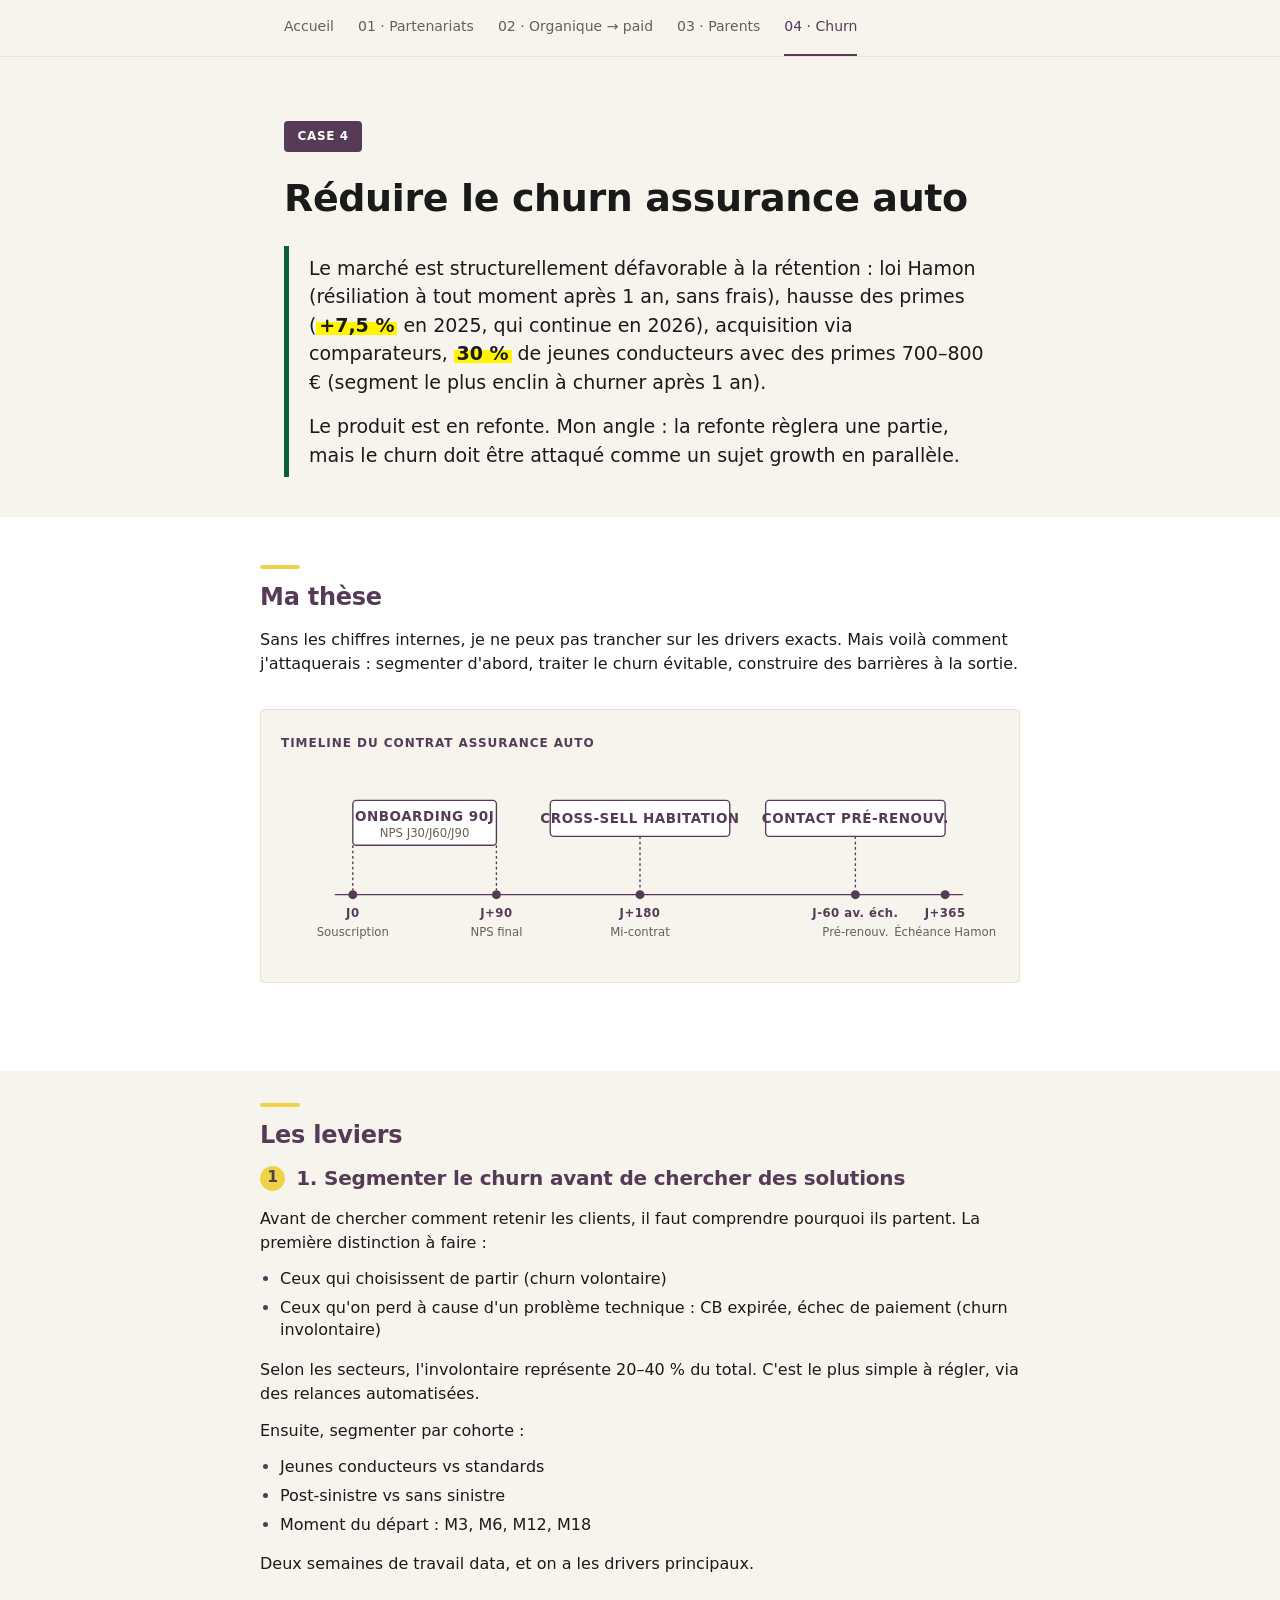
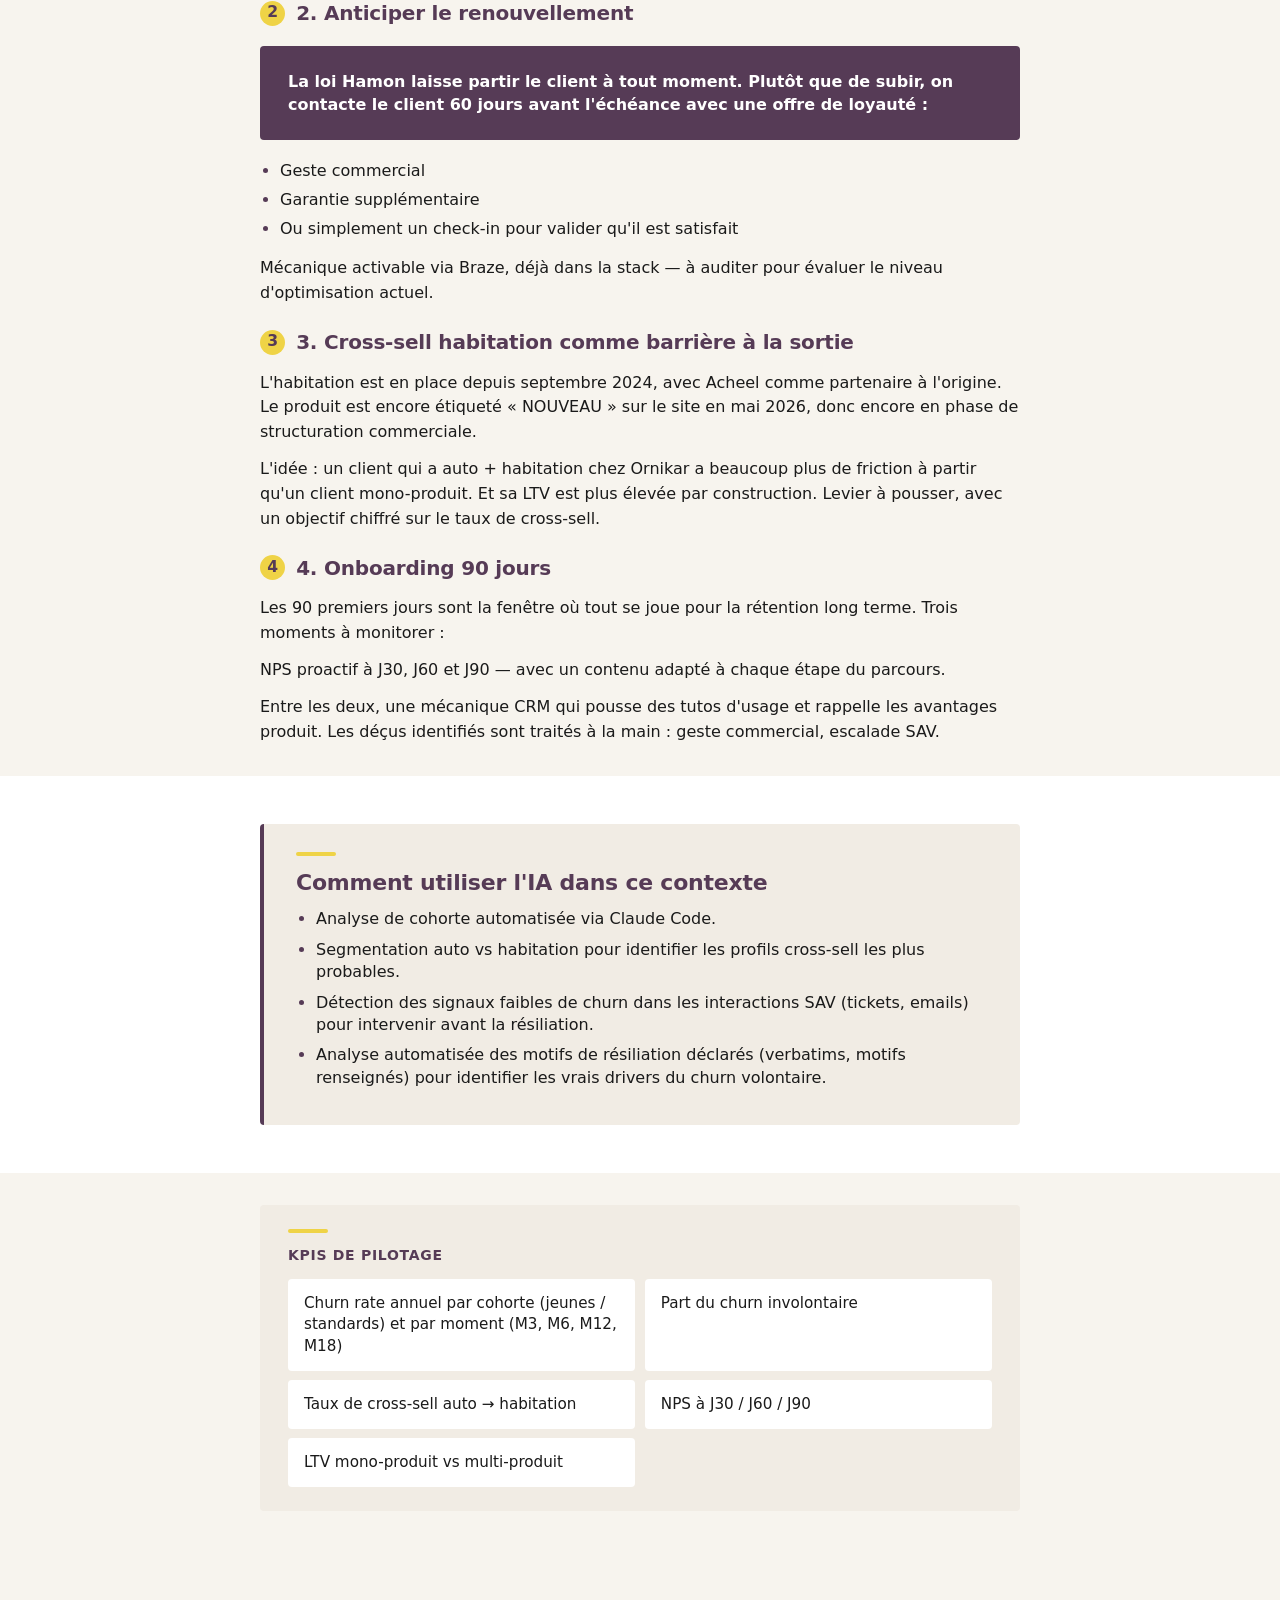
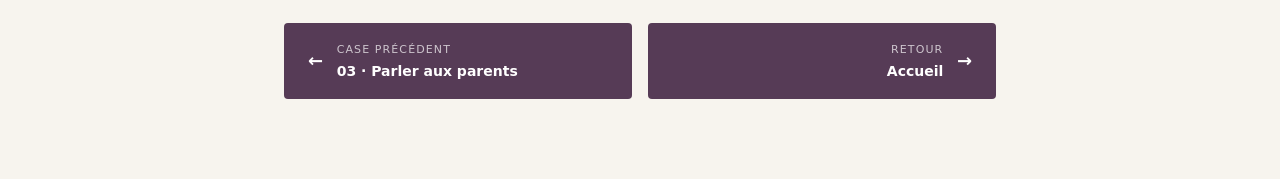
<file: case-4.html>
<!doctype html>
<html lang="fr">
<head>
<meta charset="utf-8" />
<meta name="viewport" content="width=device-width, initial-scale=1" />
<title>Case 4 · Réduire le churn assurance auto — Ornikar Head of Growth</title>
<meta name="description" content="Case 4 — Réduire le churn assurance auto." />
<link rel="stylesheet" href="styles.css" />
</head>
<body class="case-4">

<nav class="sticky" aria-label="Navigation des cases">
  <div class="nav-inner">
    <a href="index.html">Accueil</a>
    <a href="case-1.html">01 · Partenariats</a>
    <a href="case-2.html">02 · Organique → paid</a>
    <a href="case-3.html">03 · Parents</a>
    <a href="case-4.html" class="active">04 · Churn</a>
  </div>
</nav>

<header class="case-header">
  <span class="pill">Case 4</span>
  <h1>Réduire le churn assurance auto</h1>
  <p class="lede-quote">Le marché est structurellement défavorable à la rétention : loi Hamon (résiliation à tout moment après 1 an, sans frais), hausse des primes (<span class="hl">+7,5 %</span> en 2025, qui continue en 2026), acquisition via comparateurs, <span class="hl">30 %</span> de jeunes conducteurs avec des primes 700–800 € (segment le plus enclin à churner après 1 an).</p>
  <p class="lede-quote">Le produit est en refonte. Mon angle : la refonte règlera une partie, mais le churn doit être attaqué comme un sujet growth en parallèle.</p>
</header>

<main class="case-body">

  <section class="band band-white">
    <div class="band-content">
      <h3>Ma thèse</h3>
      <p>Sans les chiffres internes, je ne peux pas trancher sur les drivers exacts. Mais voilà comment j'attaquerais : segmenter d'abord, traiter le churn évitable, construire des barrières à la sortie.</p>

      <figure class="diagram">
    <span class="diagram-caption">Timeline du contrat assurance auto</span>
    <svg viewBox="0 0 800 220" xmlns="http://www.w3.org/2000/svg" role="img" aria-label="Timeline interventions sur le contrat">
      <line class="d-line" x1="60" y1="140" x2="760" y2="140" stroke-width="2"/>

      <circle class="d-marker" cx="80" cy="140" r="5"/>
      <circle class="d-marker" cx="240" cy="140" r="5"/>
      <circle class="d-marker" cx="400" cy="140" r="5"/>
      <circle class="d-marker" cx="640" cy="140" r="5"/>
      <circle class="d-marker" cx="740" cy="140" r="5"/>

      <text class="d-axis-label" x="80" y="165" text-anchor="middle">J0</text>
      <text class="d-sub" x="80" y="186" text-anchor="middle">Souscription</text>

      <text class="d-axis-label" x="240" y="165" text-anchor="middle">J+90</text>
      <text class="d-sub" x="240" y="186" text-anchor="middle">NPS final</text>

      <text class="d-axis-label" x="400" y="165" text-anchor="middle">J+180</text>
      <text class="d-sub" x="400" y="186" text-anchor="middle">Mi-contrat</text>

      <text class="d-axis-label" x="640" y="165" text-anchor="middle">J-60 av. éch.</text>
      <text class="d-sub" x="640" y="186" text-anchor="middle">Pré-renouv.</text>

      <text class="d-axis-label" x="740" y="165" text-anchor="middle">J+365</text>
      <text class="d-sub" x="740" y="186" text-anchor="middle">Échéance Hamon</text>

      <rect class="d-box" x="80" y="35" width="160" height="50" rx="4"/>
      <text class="d-title" x="160" y="58" text-anchor="middle">ONBOARDING 90J</text>
      <text class="d-sub" x="160" y="76" text-anchor="middle">NPS J30/J60/J90</text>
      <line class="d-line" x1="80" y1="85" x2="80" y2="135" stroke-dasharray="3 3"/>
      <line class="d-line" x1="240" y1="85" x2="240" y2="135" stroke-dasharray="3 3"/>

      <rect class="d-box" x="300" y="35" width="200" height="40" rx="4"/>
      <text class="d-title" x="400" y="60" text-anchor="middle">CROSS-SELL HABITATION</text>
      <line class="d-line" x1="400" y1="75" x2="400" y2="135" stroke-dasharray="3 3"/>

      <rect class="d-box" x="540" y="35" width="200" height="40" rx="4"/>
      <text class="d-title" x="640" y="60" text-anchor="middle">CONTACT PRÉ-RENOUV.</text>
      <line class="d-line" x1="640" y1="75" x2="640" y2="135" stroke-dasharray="3 3"/>
        </svg>
      </figure>
    </div>
  </section>

  <section class="band band-beige">
    <div class="band-content">
      <h3>Les leviers</h3>

      <div class="card has-mark">
        <h4>1. Segmenter le churn avant de chercher des solutions</h4>
        <p>Avant de chercher comment retenir les clients, il faut comprendre pourquoi ils partent. La première distinction à faire :</p>
        <ul>
          <li>Ceux qui choisissent de partir (churn volontaire)</li>
          <li>Ceux qu'on perd à cause d'un problème technique : CB expirée, échec de paiement (churn involontaire)</li>
        </ul>
        <p>Selon les secteurs, l'involontaire représente 20–40 % du total. C'est le plus simple à régler, via des relances automatisées.</p>
        <p>Ensuite, segmenter par cohorte :</p>
        <ul>
          <li>Jeunes conducteurs vs standards</li>
          <li>Post-sinistre vs sans sinistre</li>
          <li>Moment du départ : M3, M6, M12, M18</li>
        </ul>
        <p>Deux semaines de travail data, et on a les drivers principaux.</p>
      </div>

      <div class="card has-mark">
        <h4>2. Anticiper le renouvellement</h4>
        <p class="callout callout-purple">La loi Hamon laisse partir le client à tout moment. Plutôt que de subir, on contacte le client 60 jours avant l'échéance avec une offre de loyauté :</p>
        <ul>
          <li>Geste commercial</li>
          <li>Garantie supplémentaire</li>
          <li>Ou simplement un check-in pour valider qu'il est satisfait</li>
        </ul>
        <p>Mécanique activable via Braze, déjà dans la stack — à auditer pour évaluer le niveau d'optimisation actuel.</p>
      </div>

      <div class="card has-mark">
        <h4>3. Cross-sell habitation comme barrière à la sortie</h4>
        <p>L'habitation est en place depuis septembre 2024, avec Acheel comme partenaire à l'origine. Le produit est encore étiqueté « NOUVEAU » sur le site en mai 2026, donc encore en phase de structuration commerciale.</p>
        <p>L'idée : un client qui a auto + habitation chez Ornikar a beaucoup plus de friction à partir qu'un client mono-produit. Et sa LTV est plus élevée par construction. Levier à pousser, avec un objectif chiffré sur le taux de cross-sell.</p>
      </div>

      <div class="card has-mark">
        <h4>4. Onboarding 90 jours</h4>
        <p>Les 90 premiers jours sont la fenêtre où tout se joue pour la rétention long terme. Trois moments à monitorer :</p>
        <p>NPS proactif à J30, J60 et J90 — avec un contenu adapté à chaque étape du parcours.</p>
        <p>Entre les deux, une mécanique CRM qui pousse des tutos d'usage et rappelle les avantages produit. Les déçus identifiés sont traités à la main : geste commercial, escalade SAV.</p>
      </div>
    </div>
  </section>

  <section class="band band-white">
    <div class="band-content">
      <section class="ia-section">
        <h3>Comment utiliser l'IA dans ce contexte</h3>
        <ul>
          <li>Analyse de cohorte automatisée via Claude Code.</li>
          <li>Segmentation auto vs habitation pour identifier les profils cross-sell les plus probables.</li>
          <li>Détection des signaux faibles de churn dans les interactions SAV (tickets, emails) pour intervenir avant la résiliation.</li>
          <li>Analyse automatisée des motifs de résiliation déclarés (verbatims, motifs renseignés) pour identifier les vrais drivers du churn volontaire.</li>
        </ul>
      </section>
    </div>
  </section>

  <section class="band band-beige">
    <div class="band-content">
      <div class="kpi-block">
        <h4>KPIs de pilotage</h4>
        <ul>
          <li>Churn rate annuel par cohorte (jeunes / standards) et par moment (M3, M6, M12, M18)</li>
          <li>Part du churn involontaire</li>
          <li>Taux de cross-sell auto → habitation</li>
          <li>NPS à J30 / J60 / J90</li>
          <li>LTV mono-produit vs multi-produit</li>
        </ul>
      </div>
    </div>
  </section>
</main>

<nav class="page-nav" aria-label="Navigation entre cases">
  <a href="case-3.html" class="prev">
    <span class="arrow">←</span>
    <span>
      <span class="label-row">Case précédent</span>
      <span class="title-row">03 · Parler aux parents</span>
    </span>
  </a>
  <a href="index.html" class="next">
    <span>
      <span class="label-row">Retour</span>
      <span class="title-row">Accueil</span>
    </span>
    <span class="arrow">→</span>
  </a>
</nav>

</body>
</html>
</file>
<file: styles.css>
:root {
  --bg: #f7f4ee;
  --bg-alt: #f1ece4;
  --card: #ffffff;
  --primary: #563b56;
  --primary-hover: #452f45;
  --text: #1a1a1a;
  --muted: #6b5f4f;
  --border: #eae3d6;

  --green-forest: #0E5C3F;
  --green-apple: #DEF985;
  --yellow-lightning: #FFF500;
  --yellow-sun: #EFD346;
  --blue-electric: #2850C4;

  --shadow: 0 1px 2px rgba(86, 59, 86, 0.04), 0 4px 16px rgba(86, 59, 86, 0.05);
}

* { box-sizing: border-box; }

html { scroll-behavior: smooth; }

body {
  margin: 0;
  background: var(--bg);
  color: var(--text);
  font-family: system-ui, -apple-system, "Inter", "Segoe UI", Roboto, sans-serif;
  font-size: 16px;
  line-height: 1.55;
  font-weight: 400;
  -webkit-font-smoothing: antialiased;
  text-rendering: optimizeLegibility;
}

h1, h2, h3, h4 {
  line-height: 1.2;
  font-weight: 700;
  color: var(--text);
  margin: 0 0 1rem;
  letter-spacing: -0.01em;
}

h1 { font-size: 38px; }
h2 { font-size: 30px; }
h3 { font-size: 24px; color: var(--primary); margin-top: 2rem; }
h4 { font-size: 20px; color: var(--primary); margin-top: 2rem; }

p { margin: 0 0 0.75rem; }

a { color: var(--primary); text-decoration: underline; text-underline-offset: 2px; }
a:hover { color: var(--primary-hover); }

strong { color: var(--primary); font-weight: 700; }

ul, ol { margin: 0 0 1rem; padding-left: 1.25rem; }
li { margin-bottom: 0.4rem; line-height: 1.4; }
li::marker { color: var(--primary); }

blockquote {
  margin: 0 0 1.25rem;
  padding: 0.4rem 0 0.4rem 1.25rem;
  border-left: 3px solid var(--primary);
  color: var(--muted);
  font-style: italic;
}

/* ---------- Cover hero ---------- */
.cover-hero {
  position: relative;
  padding: 2.5rem 1.5rem 2.5rem;
  background: var(--bg);
  border-bottom: 1px solid var(--border);
  overflow: hidden;
}
.cover-hero-inner {
  max-width: 760px;
  margin: 0 auto;
  position: relative;
  z-index: 1;
}
.cover-eyebrow {
  font-size: 13px;
  font-weight: 600;
  letter-spacing: 0.05em;
  text-transform: uppercase;
  color: var(--primary);
  margin-bottom: 1rem;
}
.cover-hero h1 {
  font-size: 44px;
  color: var(--primary);
  margin-bottom: 0.75rem;
}
.cover-subtitle {
  font-size: 20px;
  color: var(--muted);
  margin-bottom: 1.75rem;
  line-height: 1.4;
}
.cover-author {
  font-size: 13px;
  letter-spacing: 0.05em;
  color: var(--muted);
  text-transform: uppercase;
  border-top: 1px solid var(--border);
  padding-top: 1.25rem;
  display: inline-block;
}
.cover-contact {
  display: block;
  text-transform: none;
  letter-spacing: 0;
  font-size: 14px;
  margin-top: 0.5rem;
}
.cover-contact a {
  color: var(--muted);
  text-decoration: none;
}
.cover-contact a:hover { color: var(--primary); text-decoration: underline; }

/* ---------- TLDR Forest Green block ---------- */
.tldr-block {
  background: var(--green-forest);
  color: #fff;
  border-radius: 4px;
  padding: 2.5rem 2.25rem;
  margin: 2.5rem auto 4rem;
  max-width: 760px;
}
.tldr-block .tldr-eyebrow {
  display: block;
  font-size: 18px;
  font-weight: 700;
  letter-spacing: 0.08em;
  text-transform: uppercase;
  color: var(--yellow-lightning);
  margin-bottom: 1.25rem;
}
.tldr-block h2 {
  color: #fff;
  font-size: 28px;
  margin-bottom: 1rem;
}
.tldr-block p {
  color: rgba(255, 255, 255, 0.92);
  margin-bottom: 0;
}
.tldr-block ul {
  list-style: disc;
  padding-left: 1.4rem;
  margin: 0;
}
.tldr-block li {
  color: rgba(255, 255, 255, 0.92);
  margin-bottom: 1rem;
  line-height: 1.55;
}
.tldr-block li:last-child { margin-bottom: 0; }
.tldr-block li::marker { color: rgba(255, 255, 255, 0.7); }
.tldr-block strong { color: #fff; }

/* ---------- Cover case grid ---------- */
.case-grid {
  display: grid;
  grid-template-columns: repeat(2, 1fr);
  gap: 1.5rem;
  max-width: 760px;
  margin: 0 auto 5rem;
  padding: 0 1.5rem;
}
.case-card {
  display: flex;
  flex-direction: column;
  background: var(--card);
  border: 1px solid var(--border);
  border-radius: 4px;
  padding: 2.5rem 2rem 2rem;
  text-decoration: none;
  color: var(--text);
  transition: transform 0.18s ease, box-shadow 0.18s ease;
  position: relative;
  overflow: hidden;
}
.case-card::before {
  content: '';
  position: absolute;
  top: 0; left: 0; right: 0;
  height: 8px;
  background: var(--stripe, var(--primary));
}
.case-card:hover {
  transform: translateY(-3px);
  box-shadow: var(--shadow);
}
.case-card-num {
  font-size: 12px;
  font-weight: 600;
  letter-spacing: 0.08em;
  color: var(--muted);
  text-transform: uppercase;
  margin-bottom: 0.75rem;
}
.case-card h3 {
  font-size: 22px;
  color: var(--text);
  margin: 0 0 0.75rem;
}
.case-card p {
  color: var(--muted);
  font-size: 15px;
  margin: 0 0 1.5rem;
  flex: 1;
}
.case-card .arrow {
  font-size: 13px;
  color: var(--primary);
  font-weight: 600;
  letter-spacing: 0.05em;
  text-transform: uppercase;
}

/* ---------- Sticky nav (case pages) ---------- */
nav.sticky {
  position: sticky;
  top: 0;
  z-index: 10;
  background: rgba(247, 244, 238, 0.94);
  backdrop-filter: saturate(140%) blur(8px);
  -webkit-backdrop-filter: saturate(140%) blur(8px);
  border-bottom: 1px solid var(--border);
}
.nav-inner {
  max-width: 760px;
  margin: 0 auto;
  padding: 0 1.5rem;
  display: flex;
  gap: 1.5rem;
  overflow-x: auto;
  -webkit-overflow-scrolling: touch;
  scrollbar-width: none;
}
.nav-inner::-webkit-scrollbar { display: none; }
.nav-inner a {
  flex-shrink: 0;
  padding: 1rem 0;
  font-size: 14px;
  font-weight: 500;
  color: var(--muted);
  text-decoration: none;
  border-bottom: 2px solid transparent;
  white-space: nowrap;
  transition: color 0.15s ease, border-color 0.15s ease;
}
.nav-inner a:hover { color: var(--primary); }
.nav-inner a.active {
  color: var(--primary);
  border-bottom-color: var(--primary);
}

/* ---------- Case page header ---------- */
.case-header {
  max-width: 760px;
  margin: 0 auto;
  padding: 4rem 1.5rem 2.5rem;
}
.pill {
  display: inline-block;
  background: var(--primary);
  color: #fff;
  font-size: 12px;
  font-weight: 600;
  letter-spacing: 0.05em;
  text-transform: uppercase;
  padding: 0.4rem 0.85rem;
  border-radius: 4px;
  margin-bottom: 1.5rem;
}
.badge-new {
  display: inline-block;
  background: #4da00a;
  color: #fff;
  font-size: 11px;
  font-weight: 600;
  letter-spacing: 0.05em;
  text-transform: uppercase;
  padding: 0.2rem 0.5rem;
  border-radius: 4px;
  vertical-align: middle;
  margin-left: 0.4rem;
}
.case-header h1 {
  font-size: 38px;
  margin-bottom: 1.5rem;
  color: var(--text);
}

.lede-quote {
  font-size: 19px;
  color: var(--text);
  line-height: 1.5;
  margin: 0;
  padding: 0.5rem 0 0.5rem 1.25rem;
  border-left: 5px solid var(--green-forest);
}

/* ---------- Per-case lever color ---------- */
body.case-1 { --mark: var(--green-forest); --lever-fg: #fff; }
body.case-2 { --mark: var(--yellow-lightning); --lever-fg: var(--primary); }
body.case-3 { --mark: var(--blue-electric); --lever-fg: #fff; }
body.case-4 { --mark: var(--yellow-sun); --lever-fg: var(--primary); }

/* ---------- Case body ---------- */
.case-body {
  max-width: none;
  margin: 0;
  padding: 0;
}

.band {
  width: 100%;
  padding: 2rem 1.5rem;
}
.band-content {
  max-width: 760px;
  margin: 0 auto;
  counter-reset: lever;
}
.band-beige { background: var(--bg); }
.band-white {
  background: var(--card);
  padding: 3rem 1.5rem;
}

.band-content > .ia-section,
.band-content > .kpi-block {
  margin: 0;
}
.band-content > h3:first-child,
.band-content > .ia-section > h3:first-child,
.band-content > .kpi-block > h4:first-child {
  margin-top: 0;
}

/* Accent bar above each section heading */
.band-content > h3:first-child::before,
.band-content > .ia-section > h3:first-child::before,
.band-content > .kpi-block > h4:first-child::before {
  content: '';
  display: block;
  width: 40px;
  height: 4px;
  background: var(--mark, var(--primary));
  margin-bottom: 0.85rem;
  border-radius: 2px;
}

.card {
  background: transparent;
  border: none;
  box-shadow: none;
  padding: 0;
  margin: 0;
  position: relative;
}
.card + .card {
  margin-top: 1.5rem;
}
.card h4 {
  margin-top: 0;
  display: flex;
  align-items: center;
  gap: 0.7rem;
}
.card.has-mark { counter-increment: lever; }
.card.has-mark h4::before {
  content: counter(lever);
  display: inline-flex;
  align-items: center;
  justify-content: center;
  width: 1.6em;
  height: 1.6em;
  background: var(--mark, var(--primary));
  color: var(--lever-fg, #fff);
  font-size: 0.78em;
  font-weight: 700;
  border-radius: 50%;
  flex-shrink: 0;
  line-height: 1;
}
.card p:last-child, .card ul:last-child { margin-bottom: 0; }

.label {
  display: flex;
  align-items: center;
  gap: 0.7rem;
  font-size: 16px;
  font-weight: 700;
  letter-spacing: 0.01em;
  color: var(--primary);
  margin: 0.25rem 0 0.5rem;
}
.label.has-mark { counter-increment: lever; }
.label.has-mark::before {
  content: counter(lever);
  display: inline-flex;
  align-items: center;
  justify-content: center;
  width: 1.6em;
  height: 1.6em;
  background: var(--mark, var(--primary));
  color: var(--lever-fg, #fff);
  font-size: 0.78em;
  font-weight: 700;
  border-radius: 50%;
  flex-shrink: 0;
  line-height: 1;
}
h3 + .label {
  margin-top: 0.5rem;
}

/* Colored callout box for memorable punchlines */
.callout {
  padding: 1.5rem 1.75rem;
  margin: 1.25rem 0;
  border-radius: 4px;
  font-weight: 600;
  line-height: 1.45;
}
.callout-green {
  background: var(--green-forest);
  color: #fff;
}
.callout-purple {
  background: var(--primary);
  color: #fff;
}
.callout strong { color: #fff; }

/* Highlighter pen */
.hl {
  background: linear-gradient(180deg, transparent 0 35%, var(--yellow-lightning) 35% 95%, transparent 95% 100%);
  padding: 0 0.15em;
  font-weight: 700;
  color: var(--text);
}

/* KPI block — beige 2 background, grid of cards */
.kpi-block {
  background: var(--bg-alt);
  border-radius: 4px;
  padding: 1.5rem 1.75rem;
  margin-top: 0;
}
.kpi-block h4 {
  margin: 0 0 1rem;
  font-size: 14px;
  letter-spacing: 0.05em;
  text-transform: uppercase;
  color: var(--primary);
}
.kpi-block ul {
  list-style: none;
  padding: 0;
  margin: 0;
  display: grid;
  grid-template-columns: repeat(2, 1fr);
  gap: 0.6rem;
}
.kpi-block li {
  background: #fff;
  padding: 0.85rem 1rem;
  border-radius: 4px;
  margin: 0;
  list-style: none;
  font-size: 0.95em;
  line-height: 1.4;
}
.kpi-block li::marker { content: ''; }
.kpi-block strong { color: var(--primary); }

/* Structural diagram (one per case page) */
.diagram {
  margin: 2rem 0 2.5rem;
  padding: 1.5rem 1.25rem 1rem;
  background: var(--bg);
  border: 1px solid var(--border);
  border-radius: 4px;
}
.diagram-caption {
  display: block;
  font-size: 12px;
  font-weight: 600;
  letter-spacing: 0.08em;
  text-transform: uppercase;
  color: var(--primary);
  margin-bottom: 1rem;
}
.diagram svg {
  display: block;
  width: 100%;
  height: auto;
  max-width: 100%;
}
.diagram svg .d-box { fill: #fff; stroke: var(--primary); stroke-width: 1.5; }
.diagram svg .d-line { stroke: var(--primary); stroke-width: 1.5; fill: none; }
.diagram svg .d-arrow { fill: var(--primary); }
.diagram svg .d-title {
  font: 600 15px system-ui, sans-serif;
  fill: var(--primary);
  letter-spacing: 0.04em;
}
.diagram svg .d-sub {
  font: 13px system-ui, sans-serif;
  fill: var(--muted);
}
.diagram svg .d-axis-label {
  font: 600 13px system-ui, sans-serif;
  fill: var(--primary);
  letter-spacing: 0.04em;
}
.diagram svg .d-marker { fill: var(--primary); }

/* L'IA dans ce contexte block */
.ia-section {
  background: var(--bg-alt);
  border-left: 4px solid var(--primary);
  border-radius: 4px;
  padding: 1.75rem 2rem;
  margin: 3rem 0 2rem;
}
.ia-section h3 {
  margin-top: 0;
  margin-bottom: 0.75rem;
  color: var(--primary);
  font-size: 22px;
}
.ia-section .ia-intro {
  font-style: italic;
  color: var(--muted);
  margin-bottom: 1rem;
}
.ia-section ul { margin-bottom: 0; }
.ia-section li { margin-bottom: 0.5rem; }

/* Page nav (prev / next) */
.page-nav {
  max-width: 760px;
  margin: 5rem auto 5rem;
  padding: 0 1.5rem;
  display: grid;
  grid-template-columns: 1fr 1fr;
  gap: 1rem;
}
.page-nav a {
  display: flex;
  align-items: center;
  background: var(--primary);
  color: #fff;
  text-decoration: none;
  padding: 1.1rem 1.5rem;
  border-radius: 4px;
  font-size: 14px;
  font-weight: 500;
  transition: background 0.15s ease;
  min-height: 76px;
}
.page-nav a:hover { background: var(--primary-hover); color: #fff; }
.page-nav a.prev { justify-content: flex-start; }
.page-nav a.next { justify-content: flex-end; text-align: right; }
.page-nav .arrow {
  font-size: 18px;
  font-weight: 600;
  display: inline-block;
}
.page-nav a.prev .arrow { margin-right: 0.85rem; }
.page-nav a.next .arrow { margin-left: 0.85rem; }
.page-nav .label-row {
  display: block;
  font-size: 11px;
  letter-spacing: 0.1em;
  text-transform: uppercase;
  opacity: 0.7;
  margin-bottom: 0.2rem;
  font-weight: 500;
}
.page-nav .title-row {
  display: block;
  font-weight: 600;
  line-height: 1.3;
}
.page-nav .empty { visibility: hidden; }

/* Mobile */
@media (max-width: 720px) {
  h1 { font-size: 28px; }
  h2 { font-size: 22px; }
  h3 { font-size: 19px; }
  h4 { font-size: 17px; }

  .cover-hero { padding: 2.5rem 1.25rem 2rem; }
  .cover-hero h1 { font-size: 30px; }
  .cover-subtitle { font-size: 17px; }

  .tldr-block { padding: 1.75rem 1.5rem; margin: 2.5rem 1rem; }
  .tldr-block h2 { font-size: 22px; }

  .case-grid {
    grid-template-columns: 1fr;
    gap: 1rem;
    padding: 0 1.25rem;
    margin-bottom: 3rem;
  }
  .case-card { padding: 2rem 1.25rem 1.5rem; }
  .case-card h3 { font-size: 19px; }

  .case-header { padding: 2.5rem 1.25rem 1.5rem; }
  .case-header h1 { font-size: 26px; }
  .lede-quote { font-size: 16px; padding-left: 1rem; border-left-width: 4px; }

  .case-body { padding: 0; }
  .band { padding: 1.5rem 1.25rem; }
  .band-white { padding: 2rem 1.25rem; }

  .card { padding: 0; }
  .card + .card { margin-top: 1.25rem; }
  .label { font-size: 15px; margin: 0.25rem 0 0.5rem; }
  li { font-size: 15px; }
  .callout { padding: 1.25rem; }
  .kpi-block { padding: 1.25rem; }
  .kpi-block ul { grid-template-columns: 1fr; }

  .diagram { padding: 1rem 0.5rem 0.5rem; margin: 1.5rem 0 2rem; }

  .ia-section { padding: 1.5rem 1.25rem; margin: 2.5rem 0 1.5rem; }
  .ia-section h3 { font-size: 19px; }

  .page-nav {
    grid-template-columns: 1fr;
    margin: 3rem auto 2rem;
    padding: 0 1.25rem;
  }

  .nav-inner { gap: 1.25rem; padding: 0 1.25rem; }
}

/* Print */
@media print {
  nav.sticky, .page-nav { display: none; }
  body { background: #fff; }
  .case-header, .case-body, .card, .kpi-block, .tldr-block, .cover-hero, .case-card, .diagram, .ia-section {
    box-shadow: none;
    background: #fff;
  }
  .band-beige {
    background: var(--bg) !important;
    -webkit-print-color-adjust: exact;
    print-color-adjust: exact;
  }
  .band-white { background: #fff !important; }
  .band { padding: 1.25rem 0; }
  .diagram, .ia-section, .band, .card, .label, .callout, .kpi-block { page-break-inside: avoid; }
  .label { page-break-after: avoid; }
  .callout {
    -webkit-print-color-adjust: exact;
    print-color-adjust: exact;
  }
  .kpi-block li { border: 1px solid var(--border); }
  .tldr-block { color: var(--text); border: 1px solid var(--border); }
  .tldr-block h2, .tldr-block p { color: var(--text); }
  .tldr-block .tldr-eyebrow { color: var(--green-forest); }
  .case-header { padding: 1rem 0; page-break-inside: avoid; }
  .hl { background: var(--yellow-lightning); }
  a { color: var(--text); text-decoration: none; }
  h1, h2, h3, h4 { page-break-after: avoid; }
}
</file>
